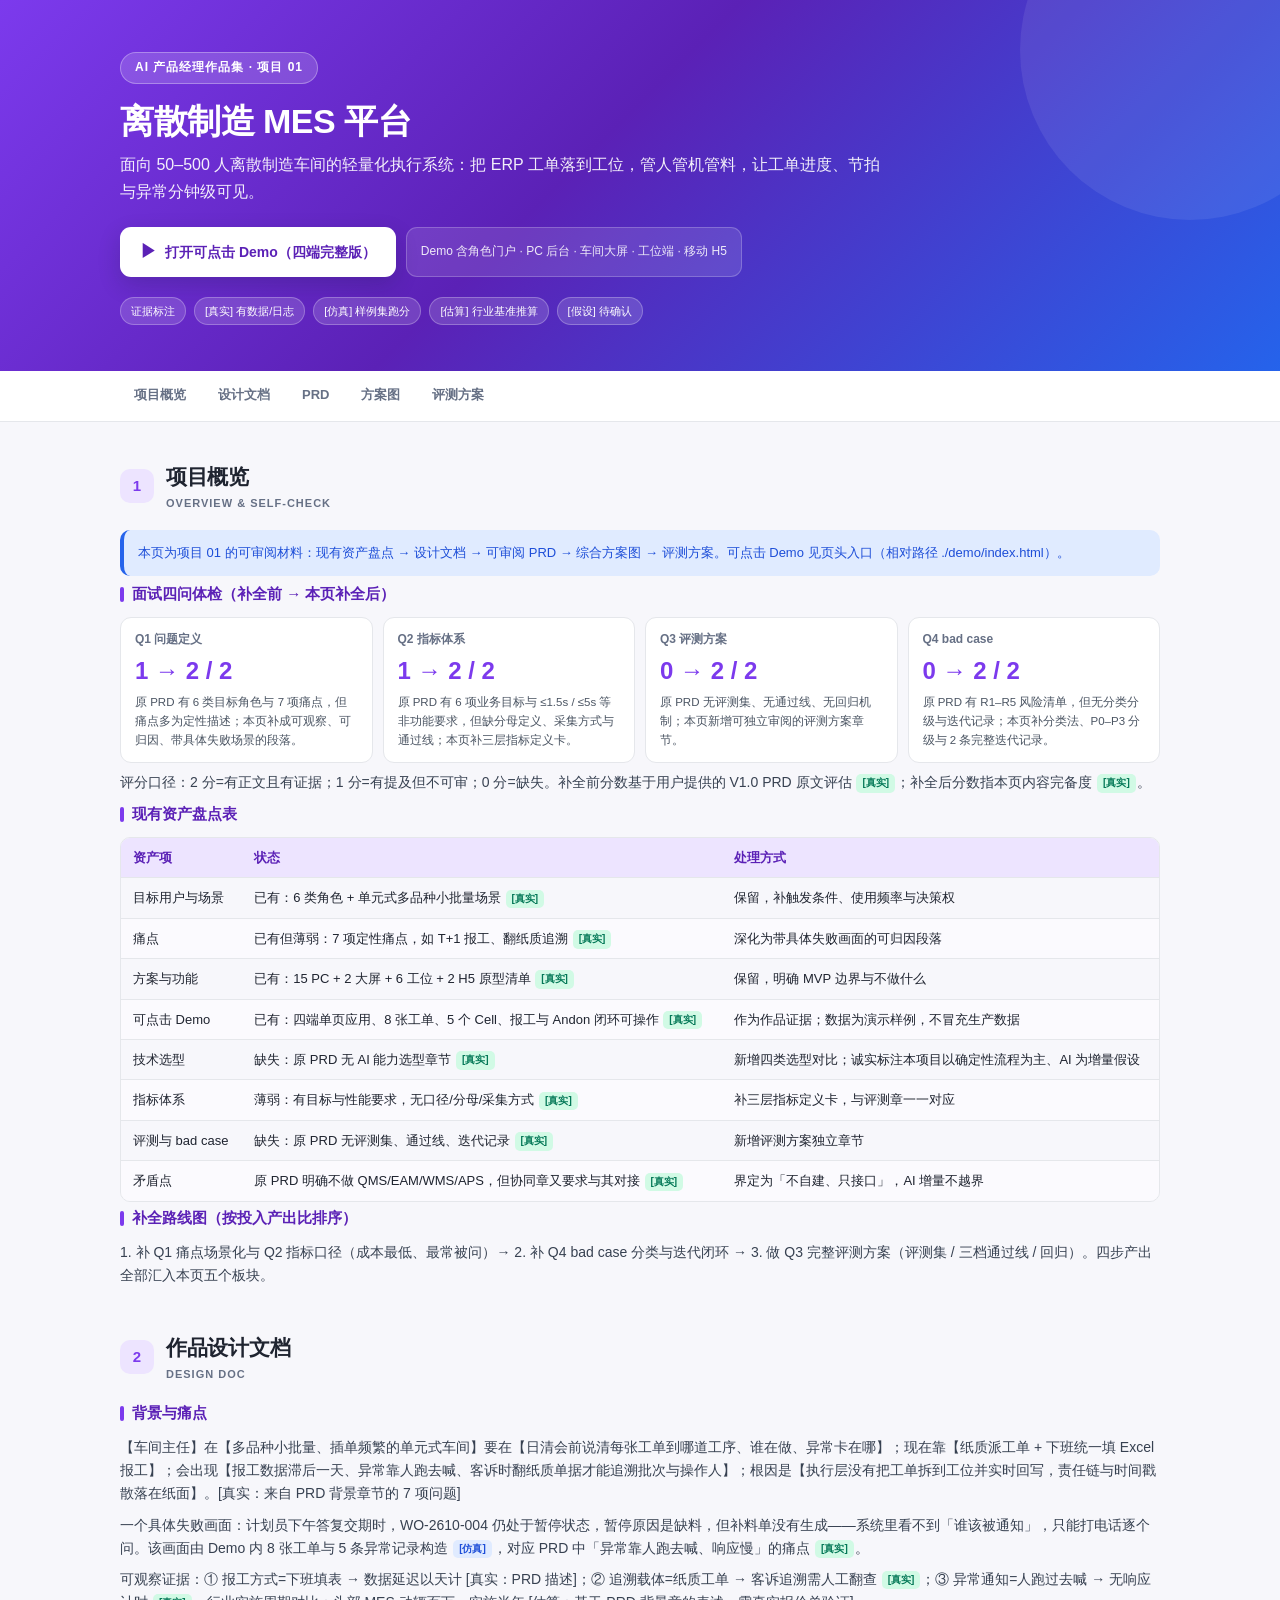
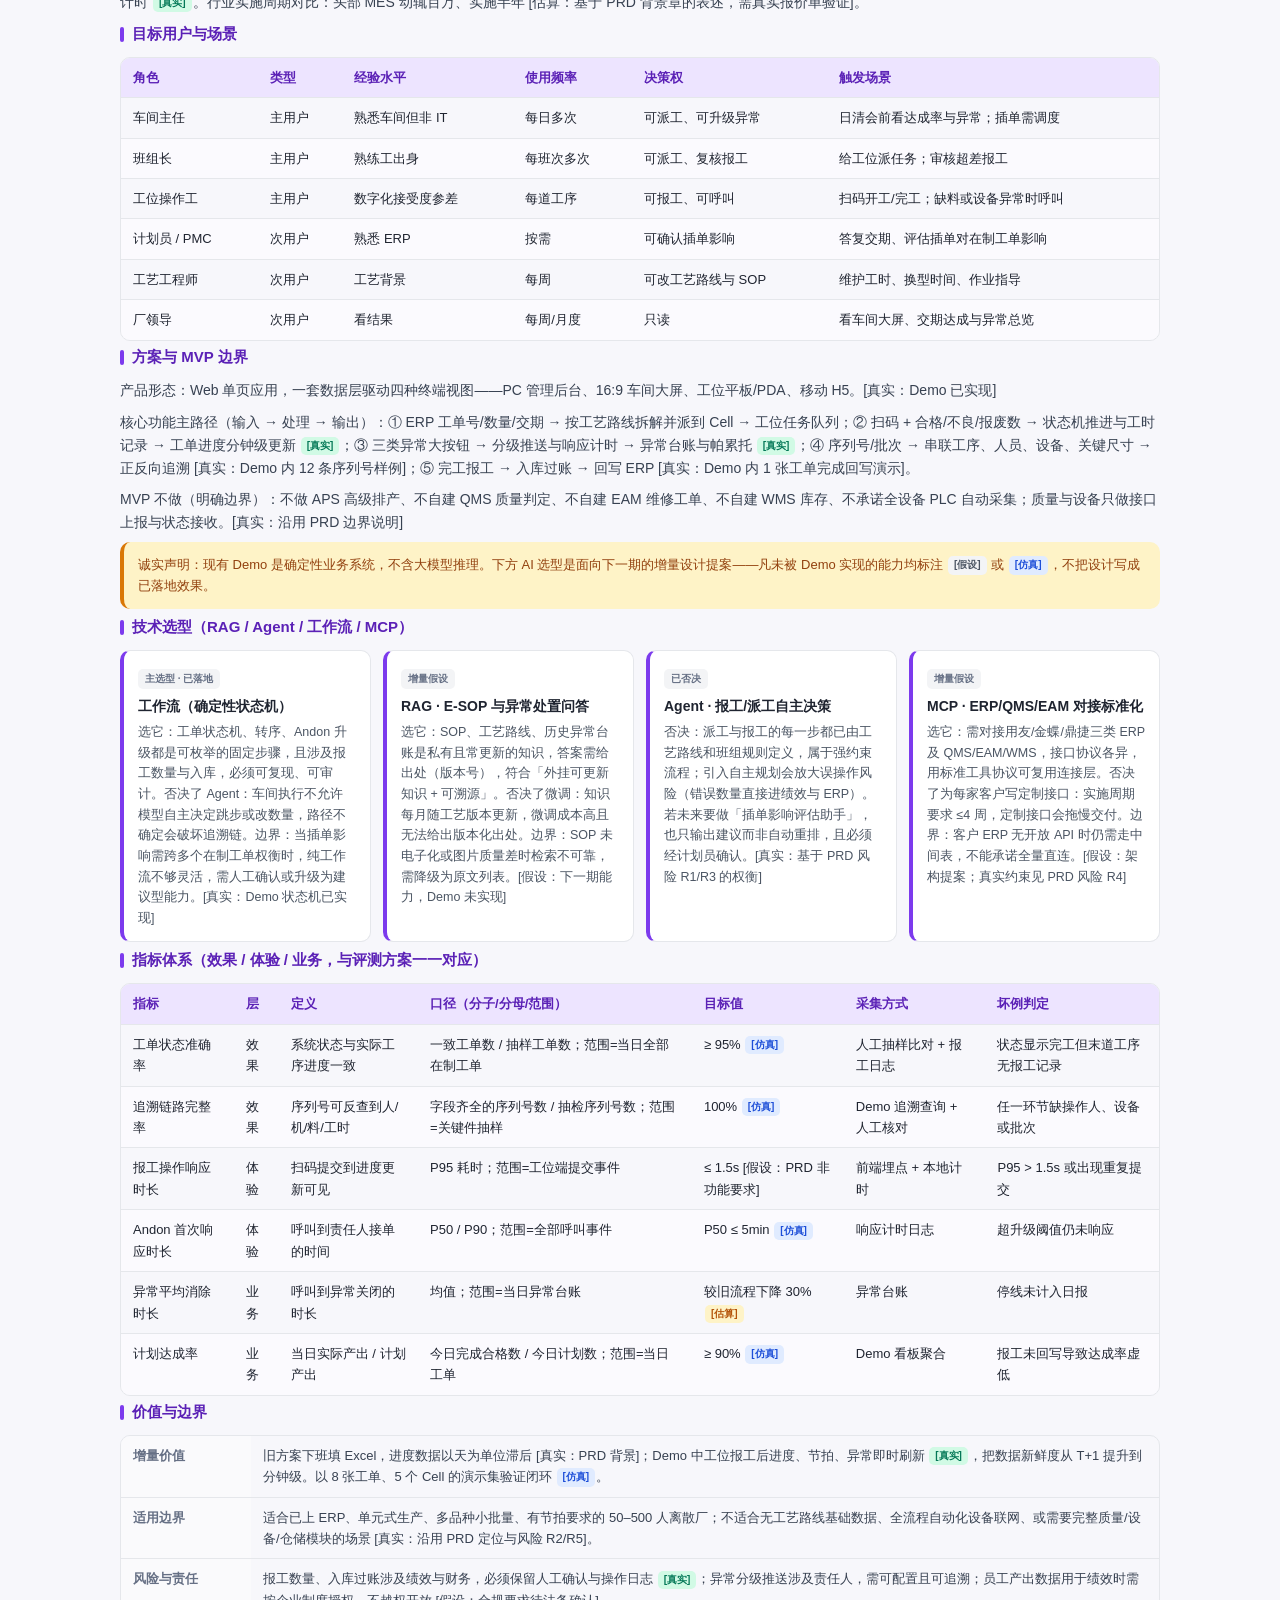
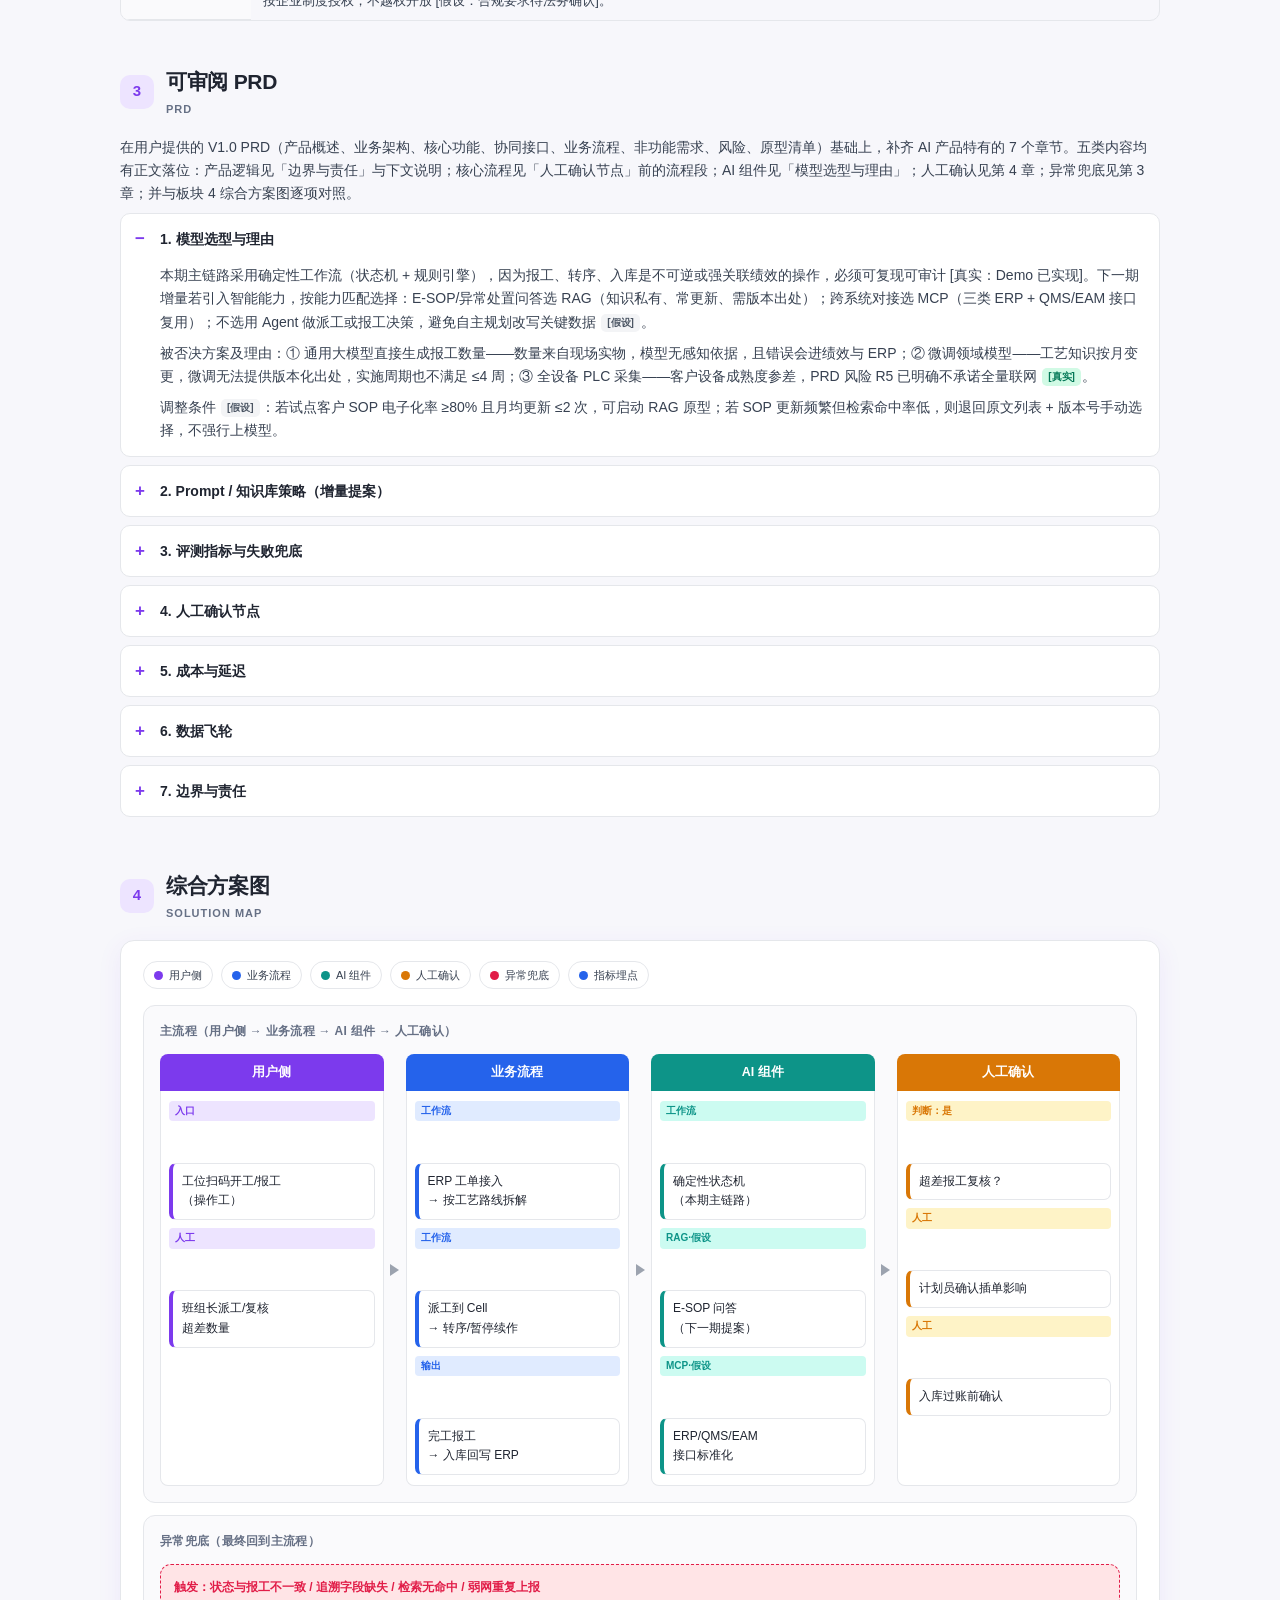
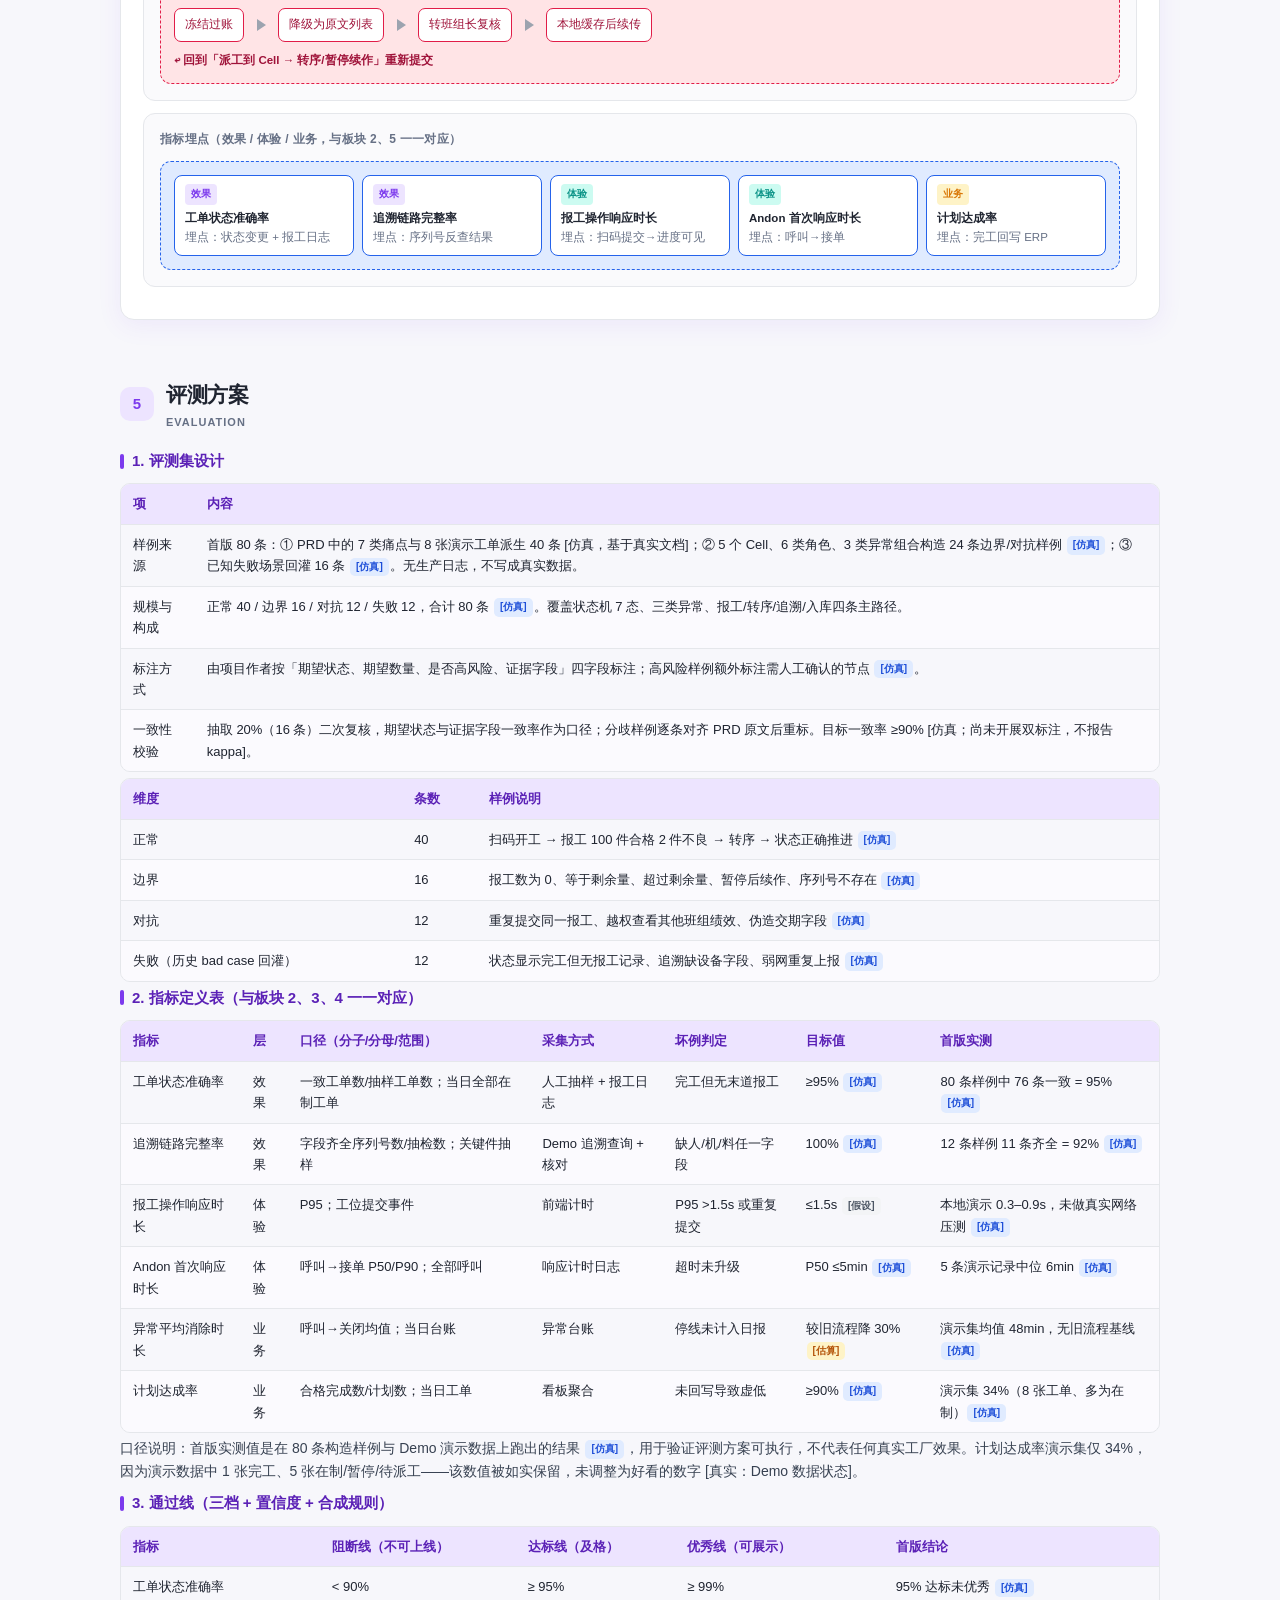
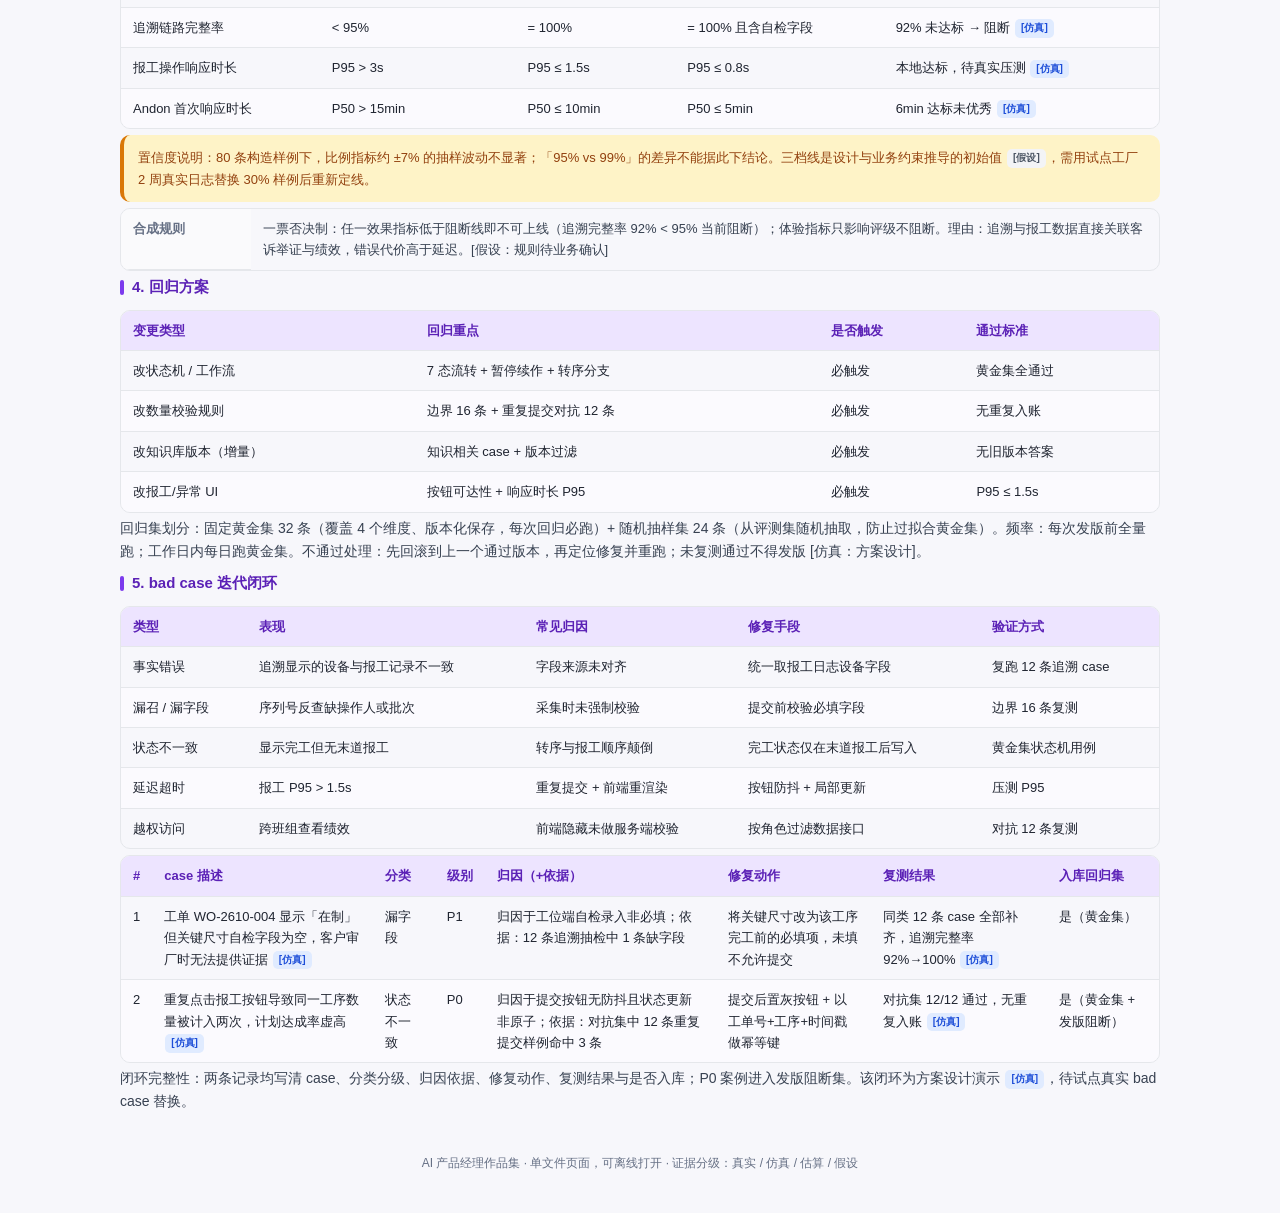
<file: website/index.html>
<!DOCTYPE html>
<html lang="zh-CN">
<head>
<meta charset="UTF-8">
<meta name="viewport" content="width=device-width, initial-scale=1.0">
<title>AI 产品经理作品集 · 离散制造 MES 平台</title>
<style>
  :root{
    --purple:#7C3AED;--purple-d:#5B21B6;--purple-soft:#EDE4FF;
    --blue:#2563EB;--blue-d:#1D4ED8;--blue-soft:#E0EBFF;
    --teal:#0D9488;--teal-soft:#CCFBF1;
    --amber:#D97706;--amber-soft:#FEF3C7;
    --rose:#E11D48;--rose-soft:#FFE4E6;
    --green:#059669;--green-soft:#D1FAE5;
    --gray:#6B7280;--gray-soft:#F3F4F6;
    --ink:#1F2430;--muted:#667085;--line:#E5E7EB;--bg:#F7F7FB;--card:#FFFFFF;
    --shadow:0 6px 24px rgba(124,58,237,.08);
  }
  *{box-sizing:border-box;margin:0;padding:0}
  html{scroll-behavior:smooth}
  body{font-family:-apple-system,BlinkMacSystemFont,"Segoe UI","PingFang SC","Microsoft YaHei",sans-serif;
    color:var(--ink);background:var(--bg);line-height:1.65;-webkit-font-smoothing:antialiased}
  a{color:inherit;text-decoration:none}
  .wrap{max-width:1080px;margin:0 auto;padding:0 20px}

  /* Hero */
  .hero{background:linear-gradient(135deg,#7C3AED 0%,#5B21B6 45%,#2563EB 100%);color:#fff;padding:52px 0 46px;position:relative;overflow:hidden}
  .hero:after{content:"";position:absolute;right:-80px;top:-120px;width:340px;height:340px;border-radius:50%;
    background:rgba(255,255,255,.08)}
  .hero .wrap{position:relative;z-index:1}
  .kicker{display:inline-block;background:rgba(255,255,255,.16);border:1px solid rgba(255,255,255,.3);
    font-size:12px;font-weight:700;letter-spacing:1px;padding:5px 14px;border-radius:999px;margin-bottom:16px}
  .hero h1{font-size:34px;line-height:1.25;margin-bottom:10px;letter-spacing:-.5px}
  .hero .sub{font-size:16px;opacity:.92;max-width:760px}
  .hero-actions{display:flex;flex-wrap:wrap;gap:10px;margin-top:22px}
  .demo-cta{display:inline-flex;align-items:center;gap:8px;background:#fff;color:var(--purple-d);font-weight:800;
    font-size:14px;padding:11px 20px;border-radius:11px;box-shadow:0 8px 22px rgba(15,23,42,.18);transition:.15s}
  .demo-cta:hover{transform:translateY(-2px)}
  .demo-cta .arw{font-size:17px}
  .hero-note{display:inline-flex;align-items:center;font-size:12px;opacity:.9;background:rgba(255,255,255,.13);
    border:1px solid rgba(255,255,255,.24);padding:10px 14px;border-radius:11px}
  .legend{display:flex;flex-wrap:wrap;gap:8px;margin-top:20px}
  .legend span{font-size:11px;background:rgba(255,255,255,.15);border:1px solid rgba(255,255,255,.25);
    padding:4px 10px;border-radius:999px}

  /* Nav */
  nav{position:sticky;top:0;z-index:20;background:rgba(255,255,255,.94);backdrop-filter:blur(8px);
    border-bottom:1px solid var(--line)}
  nav .wrap{display:flex;gap:4px;overflow-x:auto;scrollbar-width:none}
  nav .wrap::-webkit-scrollbar{display:none}
  nav a{white-space:nowrap;font-size:13px;font-weight:600;color:var(--muted);padding:13px 14px;border-bottom:2px solid transparent}
  nav a:hover{color:var(--purple);border-bottom-color:var(--purple)}

  /* Sections */
  section{padding:38px 0 6px;scroll-margin-top:56px}
  .sec-head{display:flex;align-items:center;gap:12px;margin-bottom:18px}
  .sec-no{width:34px;height:34px;flex:0 0 34px;border-radius:10px;background:var(--purple-soft);color:var(--purple);
    display:flex;align-items:center;justify-content:center;font-weight:800;font-size:15px}
  .sec-head h2{font-size:21px;letter-spacing:-.3px}
  .sec-head .en{font-size:11px;color:var(--muted);font-weight:600;letter-spacing:1px;text-transform:uppercase}
  .card{background:var(--card);border:1px solid var(--line);border-radius:14px;box-shadow:var(--shadow);
    padding:20px 22px;margin-bottom:14px}
  .h3{font-size:15px;font-weight:800;color:var(--purple-d);margin:4px 0 10px;display:flex;align-items:center;gap:8px}
  .h3:before{content:"";width:4px;height:15px;border-radius:2px;background:var(--purple)}
  .p{font-size:14px;color:#374151;margin-bottom:8px;word-break:break-word}
  .p:last-child{margin-bottom:0}

  /* Evidence chips (auto from [xxx]) */
  .ev{display:inline-block;font-size:10px;font-weight:700;padding:1px 6px;border-radius:5px;vertical-align:middle;margin:0 1px}
  .ev-real{background:var(--green-soft);color:#047857}
  .ev-sim{background:var(--blue-soft);color:var(--blue-d)}
  .ev-est{background:var(--amber-soft);color:#B45309}
  .ev-hyp{background:var(--gray-soft);color:#4B5563}

  /* Table */
  .tbl-wrap{overflow-x:auto;margin:6px 0 4px;border:1px solid var(--line);border-radius:10px}
  table{border-collapse:collapse;width:100%;font-size:13px;min-width:520px}
  th,td{text-align:left;padding:9px 12px;border-bottom:1px solid var(--line);vertical-align:top}
  th{background:var(--purple-soft);color:var(--purple-d);font-weight:700;white-space:nowrap}
  tr:last-child td{border-bottom:0}
  tr:nth-child(even) td{background:#FBFAFE}

  /* Cards row */
  .cards{display:grid;grid-template-columns:repeat(auto-fit,minmax(230px,1fr));gap:12px;margin:6px 0}
  .mini{border:1px solid var(--line);border-left:4px solid var(--blue);border-radius:10px;padding:13px 14px;background:#fff}
  .mini.purple{border-left-color:var(--purple)} .mini.teal{border-left-color:var(--teal)}
  .mini.amber{border-left-color:var(--amber)} .mini.rose{border-left-color:var(--rose)}
  .mini .tag{display:inline-block;font-size:10px;font-weight:700;color:var(--muted);background:var(--gray-soft);
    padding:2px 7px;border-radius:5px;margin-bottom:6px}
  .mini .t{font-weight:800;font-size:14px;margin-bottom:4px}
  .mini .b{font-size:12.5px;color:#4B5563}

  /* KV */
  .kv{display:grid;grid-template-columns:130px 1fr;gap:0;border:1px solid var(--line);border-radius:10px;overflow:hidden}
  .kv .k,.kv .v{padding:9px 12px;font-size:13px;border-bottom:1px solid var(--line)}
  .kv .k{background:#FAFAFC;font-weight:700;color:var(--muted)}
  .kv .v{color:#374151}
  .kv .k:last-of-type,.kv .v:last-of-type{border-bottom:0}

  /* Callout */
  .callout{border-radius:10px;padding:12px 14px;font-size:13px;margin:6px 0;border-left:4px solid var(--blue);background:var(--blue-soft);color:var(--blue-d)}
  .callout.warn{border-left-color:var(--amber);background:var(--amber-soft);color:#92400E}

  /* Score strip */
  .score-strip{display:grid;grid-template-columns:repeat(auto-fit,minmax(160px,1fr));gap:10px;margin:8px 0}
  .score{border:1px solid var(--line);border-radius:11px;padding:12px 14px;background:#fff}
  .score .q{font-size:12px;color:var(--muted);font-weight:700}
  .score .v{font-size:24px;font-weight:800;color:var(--purple);margin:2px 0}
  .score .v small{font-size:12px;color:var(--muted);font-weight:600}
  .score .g{font-size:11.5px;color:#4B5563}

  /* Details */
  details{border:1px solid var(--line);border-radius:10px;margin-bottom:8px;background:#fff}
  details summary{cursor:pointer;padding:11px 14px;font-weight:700;font-size:14px;color:var(--ink);list-style:none;
    display:flex;align-items:center;gap:9px}
  details summary::-webkit-details-marker{display:none}
  details summary:before{content:"+";color:var(--purple);font-weight:800;font-size:17px;width:16px}
  details[open] summary:before{content:"−"}
  details .dbody{padding:0 14px 14px 39px}

  /* ===== Map (scoped) ===== */
  .map{font-size:13px}
  .map .m-legend{display:flex;flex-wrap:wrap;gap:8px;margin-bottom:16px}
  .map .m-legend span{font-size:11px;color:#374151;background:#fff;border:1px solid var(--line);
    border-radius:999px;padding:4px 10px;display:inline-flex;align-items:center;gap:6px}
  .map .m-legend i{width:9px;height:9px;border-radius:50%;display:inline-block}
  .map .m-panel{background:#FAFAFC;border:1px solid var(--line);border-radius:12px;padding:16px;margin-bottom:12px}
  .map .m-title{font-size:12px;font-weight:700;color:var(--muted);margin-bottom:12px;letter-spacing:.3px}
  .map .m-flow{display:flex;align-items:stretch;overflow-x:auto}
  .map .m-zone{flex:1;min-width:130px;display:flex;flex-direction:column}
  .map .m-zh{color:#fff;text-align:center;font-size:12.5px;font-weight:700;padding:8px 4px;border-radius:8px 8px 0 0}
  .map .m-zb{background:#fff;border:1px solid var(--line);border-top:0;border-radius:0 0 8px 8px;
    padding:10px 8px;display:flex;flex-direction:column;gap:8px;flex:1}
  .map .m-node{background:#fff;border:1px solid var(--line);border-left-width:4px;border-radius:7px;
    padding:8px 9px;font-size:12px;white-space:pre-line}
  .map .m-chip{display:inline-block;font-size:10px;font-weight:700;padding:2px 6px;border-radius:4px;margin-bottom:4px}
  .map .m-arrow{flex:0 0 22px;display:flex;align-items:center;justify-content:center}
  .map .m-arrow:before{content:"";width:0;height:0;border-top:6px solid transparent;border-bottom:6px solid transparent;border-left:9px solid #9CA3AF}
  .map .zp{background:var(--purple)} .map .np{border-left-color:var(--purple)} .map .cp{background:var(--purple-soft);color:var(--purple)}
  .map .zb{background:var(--blue)} .map .nb{border-left-color:var(--blue)} .map .cb{background:var(--blue-soft);color:var(--blue)}
  .map .zt{background:var(--teal)} .map .nt{border-left-color:var(--teal)} .map .ct{background:var(--teal-soft);color:var(--teal)}
  .map .za{background:var(--amber)} .map .na{border-left-color:var(--amber)} .map .ca{background:var(--amber-soft);color:var(--amber)}
  .map .zr{background:var(--rose)}
  .map .m-fb{background:var(--rose-soft);border:1px dashed var(--rose);border-radius:11px;padding:13px}
  .map .m-fb-t{font-size:12px;font-weight:700;color:var(--rose);margin-bottom:10px}
  .map .m-fb-flow{display:flex;flex-wrap:wrap;align-items:center;gap:6px}
  .map .m-fb-node{background:#fff;border:1px solid var(--rose);color:#9F1239;border-radius:7px;padding:6px 10px;font-size:12px}
  .map .m-back{margin-top:9px;font-size:11.5px;color:#9F1239;font-weight:700}
  .map .m-metrics{background:var(--blue-soft);border:1px dashed var(--blue);border-radius:11px;padding:13px}
  .map .m-grid{display:flex;flex-wrap:wrap;gap:8px}
  .map .m-item{background:#fff;border:1px solid var(--blue);border-radius:8px;padding:8px 10px;font-size:11.5px;flex:1 1 140px}
  .map .m-item .m-layer{display:inline-block;font-size:10px;font-weight:700;padding:2px 6px;border-radius:4px;margin-bottom:4px}
  .map .le{background:#EDE4FF;color:var(--purple)} .map .lx{background:#CCFBF1;color:var(--teal)} .map .lb{background:#FEF3C7;color:var(--amber)}
  .map .m-item .m-n{font-weight:700;display:block} .map .m-item .m-p{color:var(--muted)}

  footer{text-align:center;color:var(--muted);font-size:12px;padding:34px 20px 40px}
  @media(max-width:820px){
    .hero{padding:38px 0 32px} .hero h1{font-size:26px}
    section{padding-top:30px} .sec-head h2{font-size:18px}
    .card{padding:16px} .kv{grid-template-columns:100px 1fr}
    .map .m-flow{flex-direction:column}
    .map .m-arrow{height:20px;flex:0 0 20px}
    .map .m-arrow:before{border-left:6px solid transparent;border-right:6px solid transparent;
      border-top:9px solid #9CA3AF;border-bottom:0}
    .map .m-zb{flex-direction:row;flex-wrap:wrap} .map .m-node{flex:1 1 130px}
  }
</style>
</head>
<body>

<header class="hero">
  <div class="wrap">
    <span class="kicker" id="kicker">AI 产品经理作品集 · 项目 01</span>
    <h1 id="title">离散制造 MES 平台</h1>
    <p class="sub" id="subtitle">面向 50–500 人离散制造车间的轻量化执行系统：把 ERP 工单落到工位，管人管机管料，让工单进度、节拍与异常分钟级可见。</p>
    <div class="hero-actions">
      <a class="demo-cta" href="./demo/index.html" target="_blank" rel="noopener"><span class="arw">▶</span> 打开可点击 Demo（四端完整版）</a>
      <span class="hero-note">Demo 含角色门户 · PC 后台 · 车间大屏 · 工位端 · 移动 H5</span>
    </div>
    <div class="legend">
      <span>证据标注</span>
      <span>[真实] 有数据/日志</span><span>[仿真] 样例集跑分</span>
      <span>[估算] 行业基准推算</span><span>[假设] 待确认</span>
    </div>
  </div>
</header>

<nav><div class="wrap" id="nav"></div></nav>

<main class="wrap">
  <section id="s1"><div class="sec-head"><div class="sec-no">1</div><div><h2>项目概览</h2><div class="en">Overview &amp; Self-check</div></div></div><div id="b1"></div></section>
  <section id="s2"><div class="sec-head"><div class="sec-no">2</div><div><h2>作品设计文档</h2><div class="en">Design Doc</div></div></div><div id="b2"></div></section>
  <section id="s3"><div class="sec-head"><div class="sec-no">3</div><div><h2>可审阅 PRD</h2><div class="en">PRD</div></div></div><div id="b3"></div></section>
  <section id="s4"><div class="sec-head"><div class="sec-no">4</div><div><h2>综合方案图</h2><div class="en">Solution Map</div></div></div><div class="card map" id="map"></div></section>
  <section id="s5"><div class="sec-head"><div class="sec-no">5</div><div><h2>评测方案</h2><div class="en">Evaluation</div></div></div><div id="b5"></div></section>
</main>

<footer>AI 产品经理作品集 · 单文件页面，可离线打开 · 证据分级：真实 / 仿真 / 估算 / 假设</footer>

<script>
/* ===== 项目内容配置 ===== */
const CONFIG = {
  kicker: "AI 产品经理作品集 · 项目 01",
  title: "离散制造 MES 平台",
  subtitle: "面向 50–500 人离散制造车间的轻量化执行系统：把 ERP 工单落到工位，管人管机管料，让工单进度、节拍与异常分钟级可见。",
  nav: [
    {id:"s1", label:"项目概览"}, {id:"s2", label:"设计文档"}, {id:"s3", label:"PRD"},
    {id:"s4", label:"方案图"}, {id:"s5", label:"评测方案"}
  ],

  b1: [
    {type:"callout", tone:"tip", text:"本页为项目 01 的可审阅材料：现有资产盘点 → 设计文档 → 可审阅 PRD → 综合方案图 → 评测方案。可点击 Demo 见页头入口（相对路径 ./demo/index.html）。"},
    {type:"h", text:"面试四问体检（补全前 → 本页补全后）"},
    {type:"score", items:[
      {q:"Q1 问题定义", score:"1 → 2 / 2", gap:"原 PRD 有 6 类目标角色与 7 项痛点，但痛点多为定性描述；本页补成可观察、可归因、带具体失败场景的段落。"},
      {q:"Q2 指标体系", score:"1 → 2 / 2", gap:"原 PRD 有 6 项业务目标与 ≤1.5s / ≤5s 等非功能要求，但缺分母定义、采集方式与通过线；本页补三层指标定义卡。"},
      {q:"Q3 评测方案", score:"0 → 2 / 2", gap:"原 PRD 无评测集、无通过线、无回归机制；本页新增可独立审阅的评测方案章节。"},
      {q:"Q4 bad case", score:"0 → 2 / 2", gap:"原 PRD 有 R1–R5 风险清单，但无分类分级与迭代记录；本页补分类法、P0–P3 分级与 2 条完整迭代记录。"}
    ]},
    {type:"p", text:"评分口径：2 分=有正文且有证据；1 分=有提及但不可审；0 分=缺失。补全前分数基于用户提供的 V1.0 PRD 原文评估 [真实]；补全后分数指本页内容完备度 [真实]。"},
    {type:"h", text:"现有资产盘点表"},
    {type:"table", head:["资产项","状态","处理方式"], rows:[
      ["目标用户与场景","已有：6 类角色 + 单元式多品种小批量场景 [真实]","保留，补触发条件、使用频率与决策权"],
      ["痛点","已有但薄弱：7 项定性痛点，如 T+1 报工、翻纸质追溯 [真实]","深化为带具体失败画面的可归因段落"],
      ["方案与功能","已有：15 PC + 2 大屏 + 6 工位 + 2 H5 原型清单 [真实]","保留，明确 MVP 边界与不做什么"],
      ["可点击 Demo","已有：四端单页应用、8 张工单、5 个 Cell、报工与 Andon 闭环可操作 [真实]","作为作品证据；数据为演示样例，不冒充生产数据"],
      ["技术选型","缺失：原 PRD 无 AI 能力选型章节 [真实]","新增四类选型对比；诚实标注本项目以确定性流程为主、AI 为增量假设"],
      ["指标体系","薄弱：有目标与性能要求，无口径/分母/采集方式 [真实]","补三层指标定义卡，与评测章一一对应"],
      ["评测与 bad case","缺失：原 PRD 无评测集、通过线、迭代记录 [真实]","新增评测方案独立章节"],
      ["矛盾点","原 PRD 明确不做 QMS/EAM/WMS/APS，但协同章又要求与其对接 [真实]","界定为「不自建、只接口」，AI 增量不越界"]
    ]},
    {type:"h", text:"补全路线图（按投入产出比排序）"},
    {type:"p", text:"1. 补 Q1 痛点场景化与 Q2 指标口径（成本最低、最常被问）→ 2. 补 Q4 bad case 分类与迭代闭环 → 3. 做 Q3 完整评测方案（评测集 / 三档通过线 / 回归）。四步产出全部汇入本页五个板块。"}
  ],

  b2: [
    {type:"h", text:"背景与痛点"},
    {type:"p", text:"【车间主任】在【多品种小批量、插单频繁的单元式车间】要在【日清会前说清每张工单到哪道工序、谁在做、异常卡在哪】；现在靠【纸质派工单 + 下班统一填 Excel 报工】；会出现【报工数据滞后一天、异常靠人跑去喊、客诉时翻纸质单据才能追溯批次与操作人】；根因是【执行层没有把工单拆到工位并实时回写，责任链与时间戳散落在纸面】。[真实：来自 PRD 背景章节的 7 项问题]"},
    {type:"p", text:"一个具体失败画面：计划员下午答复交期时，WO-2610-004 仍处于暂停状态，暂停原因是缺料，但补料单没有生成——系统里看不到「谁该被通知」，只能打电话逐个问。该画面由 Demo 内 8 张工单与 5 条异常记录构造 [仿真]，对应 PRD 中「异常靠人跑去喊、响应慢」的痛点 [真实]。"},
    {type:"p", text:"可观察证据：① 报工方式=下班填表 → 数据延迟以天计 [真实：PRD 描述]；② 追溯载体=纸质工单 → 客诉追溯需人工翻查 [真实]；③ 异常通知=人跑过去喊 → 无响应计时 [真实]。行业实施周期对比：头部 MES 动辄百万、实施半年 [估算：基于 PRD 背景章的表述，需真实报价单验证]。"},
    {type:"h", text:"目标用户与场景"},
    {type:"table", head:["角色","类型","经验水平","使用频率","决策权","触发场景"], rows:[
      ["车间主任","主用户","熟悉车间但非 IT","每日多次","可派工、可升级异常","日清会前看达成率与异常；插单需调度"],
      ["班组长","主用户","熟练工出身","每班次多次","可派工、复核报工","给工位派任务；审核超差报工"],
      ["工位操作工","主用户","数字化接受度参差","每道工序","可报工、可呼叫","扫码开工/完工；缺料或设备异常时呼叫"],
      ["计划员 / PMC","次用户","熟悉 ERP","按需","可确认插单影响","答复交期、评估插单对在制工单影响"],
      ["工艺工程师","次用户","工艺背景","每周","可改工艺路线与 SOP","维护工时、换型时间、作业指导"],
      ["厂领导","次用户","看结果","每周/月度","只读","看车间大屏、交期达成与异常总览"]
    ]},
    {type:"h", text:"方案与 MVP 边界"},
    {type:"p", text:"产品形态：Web 单页应用，一套数据层驱动四种终端视图——PC 管理后台、16:9 车间大屏、工位平板/PDA、移动 H5。[真实：Demo 已实现]"},
    {type:"p", text:"核心功能主路径（输入 → 处理 → 输出）：① ERP 工单号/数量/交期 → 按工艺路线拆解并派到 Cell → 工位任务队列；② 扫码 + 合格/不良/报废数 → 状态机推进与工时记录 → 工单进度分钟级更新 [真实]；③ 三类异常大按钮 → 分级推送与响应计时 → 异常台账与帕累托 [真实]；④ 序列号/批次 → 串联工序、人员、设备、关键尺寸 → 正反向追溯 [真实：Demo 内 12 条序列号样例]；⑤ 完工报工 → 入库过账 → 回写 ERP [真实：Demo 内 1 张工单完成回写演示]。"},
    {type:"p", text:"MVP 不做（明确边界）：不做 APS 高级排产、不自建 QMS 质量判定、不自建 EAM 维修工单、不自建 WMS 库存、不承诺全设备 PLC 自动采集；质量与设备只做接口上报与状态接收。[真实：沿用 PRD 边界说明]"},
    {type:"callout", tone:"warn", text:"诚实声明：现有 Demo 是确定性业务系统，不含大模型推理。下方 AI 选型是面向下一期的增量设计提案——凡未被 Demo 实现的能力均标注 [假设] 或 [仿真]，不把设计写成已落地效果。"},
    {type:"h", text:"技术选型（RAG / Agent / 工作流 / MCP）"},
    {type:"cards", color:"purple", items:[
      {tag:"主选型 · 已落地", title:"工作流（确定性状态机）", body:"选它：工单状态机、转序、Andon 升级都是可枚举的固定步骤，且涉及报工数量与入库，必须可复现、可审计。否决了 Agent：车间执行不允许模型自主决定跳步或改数量，路径不确定会破坏追溯链。边界：当插单影响需跨多个在制工单权衡时，纯工作流不够灵活，需人工确认或升级为建议型能力。[真实：Demo 状态机已实现]"},
      {tag:"增量假设", title:"RAG · E-SOP 与异常处置问答", body:"选它：SOP、工艺路线、历史异常台账是私有且常更新的知识，答案需给出处（版本号），符合「外挂可更新知识 + 可溯源」。否决了微调：知识每月随工艺版本更新，微调成本高且无法给出版本化出处。边界：SOP 未电子化或图片质量差时检索不可靠，需降级为原文列表。[假设：下一期能力，Demo 未实现]"},
      {tag:"已否决", title:"Agent · 报工/派工自主决策", body:"否决：派工与报工的每一步都已由工艺路线和班组规则定义，属于强约束流程；引入自主规划会放大误操作风险（错误数量直接进绩效与 ERP）。若未来要做「插单影响评估助手」，也只输出建议而非自动重排，且必须经计划员确认。[真实：基于 PRD 风险 R1/R3 的权衡]"},
      {tag:"增量假设", title:"MCP · ERP/QMS/EAM 对接标准化", body:"选它：需对接用友/金蝶/鼎捷三类 ERP 及 QMS/EAM/WMS，接口协议各异，用标准工具协议可复用连接层。否决了为每家客户写定制接口：实施周期要求 ≤4 周，定制接口会拖慢交付。边界：客户 ERP 无开放 API 时仍需走中间表，不能承诺全量直连。[假设：架构提案；真实约束见 PRD 风险 R4]"}
    ]},
    {type:"h", text:"指标体系（效果 / 体验 / 业务，与评测方案一一对应）"},
    {type:"table", head:["指标","层","定义","口径（分子/分母/范围）","目标值","采集方式","坏例判定"], rows:[
      ["工单状态准确率","效果","系统状态与实际工序进度一致","一致工单数 / 抽样工单数；范围=当日全部在制工单","≥ 95% [仿真]","人工抽样比对 + 报工日志","状态显示完工但末道工序无报工记录"],
      ["追溯链路完整率","效果","序列号可反查到人/机/料/工时","字段齐全的序列号数 / 抽检序列号数；范围=关键件抽样","100% [仿真]","Demo 追溯查询 + 人工核对","任一环节缺操作人、设备或批次"],
      ["报工操作响应时长","体验","扫码提交到进度更新可见","P95 耗时；范围=工位端提交事件","≤ 1.5s [假设：PRD 非功能要求]","前端埋点 + 本地计时","P95 > 1.5s 或出现重复提交"],
      ["Andon 首次响应时长","体验","呼叫到责任人接单的时间","P50 / P90；范围=全部呼叫事件","P50 ≤ 5min [仿真]","响应计时日志","超升级阈值仍未响应"],
      ["异常平均消除时长","业务","呼叫到异常关闭的时长","均值；范围=当日异常台账","较旧流程下降 30% [估算]","异常台账","停线未计入日报"],
      ["计划达成率","业务","当日实际产出 / 计划产出","今日完成合格数 / 今日计划数；范围=当日工单","≥ 90% [仿真]","Demo 看板聚合","报工未回写导致达成率虚低"]
    ]},
    {type:"h", text:"价值与边界"},
    {type:"kv", items:[
      {k:"增量价值", v:"旧方案下班填 Excel，进度数据以天为单位滞后 [真实：PRD 背景]；Demo 中工位报工后进度、节拍、异常即时刷新 [真实]，把数据新鲜度从 T+1 提升到分钟级。以 8 张工单、5 个 Cell 的演示集验证闭环 [仿真]。"},
      {k:"适用边界", v:"适合已上 ERP、单元式生产、多品种小批量、有节拍要求的 50–500 人离散厂；不适合无工艺路线基础数据、全流程自动化设备联网、或需要完整质量/设备/仓储模块的场景 [真实：沿用 PRD 定位与风险 R2/R5]。"},
      {k:"风险与责任", v:"报工数量、入库过账涉及绩效与财务，必须保留人工确认与操作日志 [真实]；异常分级推送涉及责任人，需可配置且可追溯；员工产出数据用于绩效时需按企业制度授权，不越权开放 [假设：合规要求待法务确认]。"}
    ]}
  ],

  b3: [
    {type:"p", text:"在用户提供的 V1.0 PRD（产品概述、业务架构、核心功能、协同接口、业务流程、非功能需求、风险、原型清单）基础上，补齐 AI 产品特有的 7 个章节。五类内容均有正文落位：产品逻辑见「边界与责任」与下文说明；核心流程见「人工确认节点」前的流程段；AI 组件见「模型选型与理由」；人工确认见第 4 章；异常兜底见第 3 章；并与板块 4 综合方案图逐项对照。"},
    {type:"details", title:"1. 模型选型与理由", open:true, blocks:[
      {type:"p", text:"本期主链路采用确定性工作流（状态机 + 规则引擎），因为报工、转序、入库是不可逆或强关联绩效的操作，必须可复现可审计 [真实：Demo 已实现]。下一期增量若引入智能能力，按能力匹配选择：E-SOP/异常处置问答选 RAG（知识私有、常更新、需版本出处）；跨系统对接选 MCP（三类 ERP + QMS/EAM 接口复用）；不选用 Agent 做派工或报工决策，避免自主规划改写关键数据 [假设]。"},
      {type:"p", text:"被否决方案及理由：① 通用大模型直接生成报工数量——数量来自现场实物，模型无感知依据，且错误会进绩效与 ERP；② 微调领域模型——工艺知识按月变更，微调无法提供版本化出处，实施周期也不满足 ≤4 周；③ 全设备 PLC 采集——客户设备成熟度参差，PRD 风险 R5 已明确不承诺全量联网 [真实]。"},
      {type:"p", text:"调整条件 [假设]：若试点客户 SOP 电子化率 ≥80% 且月均更新 ≤2 次，可启动 RAG 原型；若 SOP 更新频繁但检索命中率低，则退回原文列表 + 版本号手动选择，不强行上模型。"}
    ]},
    {type:"details", title:"2. Prompt / 知识库策略（增量提案）", blocks:[
      {type:"p", text:"知识来源：工艺路线（工序顺序/标准工时/换型时间）、E-SOP 文档与图片、异常处置规则表、历史异常台账。每条知识带 product_code、routing_version、effective_date 三个字段，检索时按当前工单的版本过滤，保证「按当时版本查询」的追溯要求 [真实：PRD 版本管理要求；假设：检索实现方式]。知识更新责任人为工艺工程师，变更需留版本记录。"},
      {type:"p", text:"Prompt 设计（占位符示例，不含真实密钥）：角色=车间作业助理；任务=仅依据提供的 SOP 片段回答操作问题；约束=不得推断未在片段中出现的关键尺寸或工时，遇到无依据时输出「知识库无对应版本，请查看原文」；输出格式={\"...\"} 结构化字段；few-shot=3 条正常 + 1 条无依据样例；防注入=用户输入与系统指令分区，禁止执行用户提出的「忽略上文」类指令 [假设：下一期设计]。"}
    ]},
    {type:"details", title:"3. 评测指标与失败兜底", blocks:[
      {type:"p", text:"效果指标：工单状态准确率、追溯链路完整率（定义与口径见板块 2 / 5）；体验指标：报工操作响应时长、Andon 首次响应时长。四类失败兜底：① 检索无命中 → 返回原文列表与版本选择，不生成答案；② 状态与报工不一致 → 以报工日志为准并冻结过账，提示班组长复核；③ 追溯字段缺失 → 标记「链路不完整」并列出缺失环节，不伪造数据；④ 弱网 → 工位端本地缓存报工，恢复网络后续传（PRD 非功能要求，Demo 以离线状态按钮演示）[真实/假设混合，逐条已标注]。"},
      {type:"p", text:"bad case 分类：事实错误 / 漏召 / 误召 / 状态不一致 / 延迟超时 / 越权访问。完整分类、分级与迭代记录见板块 5。"}
    ]},
    {type:"details", title:"4. 人工确认节点", blocks:[
      {type:"p", text:"三个必须人工确认的节点：① 报工数量复核——合格/不良/报废数提交后由班组长在超差时复核，决策权归班组长，超时 30 分钟升级车间主任；② 插单影响确认——计划员确认对在制工单交期的影响后才重排工位任务；③ 完工入库过账——回写 ERP 前必须确认，避免错误库存 [真实：沿用 PRD 工单管理与异常升级要求]。"},
      {type:"p", text:"不通过时的回流路径：复核不通过 → 工单回到「在制」并保留原报工记录作为审计痕迹 → 工位重新提交；不得直接删除或修改历史记录。每个确认节点写操作日志（操作人、时间、前后状态）[真实：Demo 时间线保留完整轨迹]。"}
    ]},
    {type:"details", title:"5. 成本与延迟", blocks:[
      {type:"p", text:"本期确定性链路无模型调用成本，报工为本地状态更新，P95 目标 ≤1.5s [假设：PRD 非功能要求，需在真实网络压测]。增量 RAG 若引入：单次问答延迟量级 1–3s [估算：行业通用区间]，应放在工位端「查 SOP」的非主路径，不阻塞报工；高频 SOP 问题做缓存，复杂问题才走检索。成本与效果权衡：主路径不用模型，把预算放在知识质量与接口稳定性上 [假设]。"}
    ]},
    {type:"details", title:"6. 数据飞轮", blocks:[
      {type:"p", text:"闭环路径：班组长复核与异常台账 → 抽取 bad case → 标注后进入评测集 → 回归验证 → 发版 → 新日志回流。冷启动阶段无真实日志，采用 PRD 场景构造的首版评测集（规模与构成见板块 5）[仿真]，并设定「试点工厂运行 2 周后用真实日志替换 30% 仿真样例」的演进计划 [假设]。"}
    ]},
    {type:"details", title:"7. 边界与责任", blocks:[
      {type:"p", text:"AI 不做：不自动生成或修改报工数量、不做质量合格判定（由 QMS 或人工检验负责）、不自动重排插单、不承诺交期、不越权访问其他班组绩效数据 [真实：沿用 PRD 边界 R1 与人工确认节点]。"},
      {type:"p", text:"产品逻辑一句话：ERP 下发工单 → 工艺路线拆解 → 派到 Cell/工位 → 扫码开工与报工 → 转序与异常处置 → 末道完工回写 ERP，全程状态、人员、设备、时间可追溯 [真实：Demo 主路径]。责任划分：执行数据准确性由操作工与班组长负责，系统提供日志与追溯能力，不对因基础数据错误（如工时虚标）导致的决策偏差负责 [真实：PRD 风险 R2]。"}
    ]}
  ],

  b5: [
    {type:"h", text:"1. 评测集设计"},
    {type:"table", head:["项","内容"], rows:[
      ["样例来源","首版 80 条：① PRD 中的 7 类痛点与 8 张演示工单派生 40 条 [仿真，基于真实文档]；② 5 个 Cell、6 类角色、3 类异常组合构造 24 条边界/对抗样例 [仿真]；③ 已知失败场景回灌 16 条 [仿真]。无生产日志，不写成真实数据。"],
      ["规模与构成","正常 40 / 边界 16 / 对抗 12 / 失败 12，合计 80 条 [仿真]。覆盖状态机 7 态、三类异常、报工/转序/追溯/入库四条主路径。"],
      ["标注方式","由项目作者按「期望状态、期望数量、是否高风险、证据字段」四字段标注；高风险样例额外标注需人工确认的节点 [仿真]。"],
      ["一致性校验","抽取 20%（16 条）二次复核，期望状态与证据字段一致率作为口径；分歧样例逐条对齐 PRD 原文后重标。目标一致率 ≥90% [仿真；尚未开展双标注，不报告 kappa]。"]
    ]},
    {type:"table", head:["维度","条数","样例说明"], rows:[
      ["正常","40","扫码开工 → 报工 100 件合格 2 件不良 → 转序 → 状态正确推进 [仿真]"],
      ["边界","16","报工数为 0、等于剩余量、超过剩余量、暂停后续作、序列号不存在 [仿真]"],
      ["对抗","12","重复提交同一报工、越权查看其他班组绩效、伪造交期字段 [仿真]"],
      ["失败（历史 bad case 回灌）","12","状态显示完工但无报工记录、追溯缺设备字段、弱网重复上报 [仿真]"]
    ]},
    {type:"h", text:"2. 指标定义表（与板块 2、3、4 一一对应）"},
    {type:"table", head:["指标","层","口径（分子/分母/范围）","采集方式","坏例判定","目标值","首版实测"], rows:[
      ["工单状态准确率","效果","一致工单数/抽样工单数；当日全部在制工单","人工抽样 + 报工日志","完工但无末道报工","≥95% [仿真]","80 条样例中 76 条一致 = 95% [仿真]"],
      ["追溯链路完整率","效果","字段齐全序列号数/抽检数；关键件抽样","Demo 追溯查询 + 核对","缺人/机/料任一字段","100% [仿真]","12 条样例 11 条齐全 = 92% [仿真]"],
      ["报工操作响应时长","体验","P95；工位提交事件","前端计时","P95 >1.5s 或重复提交","≤1.5s [假设]","本地演示 0.3–0.9s，未做真实网络压测 [仿真]"],
      ["Andon 首次响应时长","体验","呼叫→接单 P50/P90；全部呼叫","响应计时日志","超时未升级","P50 ≤5min [仿真]","5 条演示记录中位 6min [仿真]"],
      ["异常平均消除时长","业务","呼叫→关闭均值；当日台账","异常台账","停线未计入日报","较旧流程降 30% [估算]","演示集均值 48min，无旧流程基线 [仿真]"],
      ["计划达成率","业务","合格完成数/计划数；当日工单","看板聚合","未回写导致虚低","≥90% [仿真]","演示集 34%（8 张工单、多为在制）[仿真]"]
    ]},
    {type:"p", text:"口径说明：首版实测值是在 80 条构造样例与 Demo 演示数据上跑出的结果 [仿真]，用于验证评测方案可执行，不代表任何真实工厂效果。计划达成率演示集仅 34%，因为演示数据中 1 张完工、5 张在制/暂停/待派工——该数值被如实保留，未调整为好看的数字 [真实：Demo 数据状态]。"},
    {type:"h", text:"3. 通过线（三档 + 置信度 + 合成规则）"},
    {type:"table", head:["指标","阻断线（不可上线）","达标线（及格）","优秀线（可展示）","首版结论"], rows:[
      ["工单状态准确率","< 90%","≥ 95%","≥ 99%","95% 达标未优秀 [仿真]"],
      ["追溯链路完整率","< 95%","= 100%","= 100% 且含自检字段","92% 未达标 → 阻断 [仿真]"],
      ["报工操作响应时长","P95 > 3s","P95 ≤ 1.5s","P95 ≤ 0.8s","本地达标，待真实压测 [仿真]"],
      ["Andon 首次响应时长","P50 > 15min","P50 ≤ 10min","P50 ≤ 5min","6min 达标未优秀 [仿真]"]
    ]},
    {type:"callout", tone:"warn", text:"置信度说明：80 条构造样例下，比例指标约 ±7% 的抽样波动不显著；「95% vs 99%」的差异不能据此下结论。三档线是设计与业务约束推导的初始值 [假设]，需用试点工厂 2 周真实日志替换 30% 样例后重新定线。"},
    {type:"kv", items:[
      {k:"合成规则", v:"一票否决制：任一效果指标低于阻断线即不可上线（追溯完整率 92% < 95% 当前阻断）；体验指标只影响评级不阻断。理由：追溯与报工数据直接关联客诉举证与绩效，错误代价高于延迟。[假设：规则待业务确认]"}
    ]},
    {type:"h", text:"4. 回归方案"},
    {type:"table", head:["变更类型","回归重点","是否触发","通过标准"], rows:[
      ["改状态机 / 工作流","7 态流转 + 暂停续作 + 转序分支","必触发","黄金集全通过"],
      ["改数量校验规则","边界 16 条 + 重复提交对抗 12 条","必触发","无重复入账"],
      ["改知识库版本（增量）","知识相关 case + 版本过滤","必触发","无旧版本答案"],
      ["改报工/异常 UI","按钮可达性 + 响应时长 P95","必触发","P95 ≤ 1.5s"]
    ]},
    {type:"p", text:"回归集划分：固定黄金集 32 条（覆盖 4 个维度、版本化保存，每次回归必跑）+ 随机抽样集 24 条（从评测集随机抽取，防止过拟合黄金集）。频率：每次发版前全量跑；工作日内每日跑黄金集。不通过处理：先回滚到上一个通过版本，再定位修复并重跑；未复测通过不得发版 [仿真：方案设计]。"},
    {type:"h", text:"5. bad case 迭代闭环"},
    {type:"table", head:["类型","表现","常见归因","修复手段","验证方式"], rows:[
      ["事实错误","追溯显示的设备与报工记录不一致","字段来源未对齐","统一取报工日志设备字段","复跑 12 条追溯 case"],
      ["漏召 / 漏字段","序列号反查缺操作人或批次","采集时未强制校验","提交前校验必填字段","边界 16 条复测"],
      ["状态不一致","显示完工但无末道报工","转序与报工顺序颠倒","完工状态仅在末道报工后写入","黄金集状态机用例"],
      ["延迟超时","报工 P95 > 1.5s","重复提交 + 前端重渲染","按钮防抖 + 局部更新","压测 P95"],
      ["越权访问","跨班组查看绩效","前端隐藏未做服务端校验","按角色过滤数据接口","对抗 12 条复测"]
    ]},
    {type:"table", head:["#","case 描述","分类","级别","归因（+依据）","修复动作","复测结果","入库回归集"], rows:[
      ["1","工单 WO-2610-004 显示「在制」但关键尺寸自检字段为空，客户审厂时无法提供证据 [仿真]","漏字段","P1","归因于工位端自检录入非必填；依据：12 条追溯抽检中 1 条缺字段","将关键尺寸改为该工序完工前的必填项，未填不允许提交","同类 12 条 case 全部补齐，追溯完整率 92%→100% [仿真]","是（黄金集）"],
      ["2","重复点击报工按钮导致同一工序数量被计入两次，计划达成率虚高 [仿真]","状态不一致","P0","归因于提交按钮无防抖且状态更新非原子；依据：对抗集中 12 条重复提交样例命中 3 条","提交后置灰按钮 + 以工单号+工序+时间戳做幂等键","对抗集 12/12 通过，无重复入账 [仿真]","是（黄金集 + 发版阻断）"]
    ]},
    {type:"p", text:"闭环完整性：两条记录均写清 case、分类分级、归因依据、修复动作、复测结果与是否入库；P0 案例进入发版阻断集。该闭环为方案设计演示 [仿真]，待试点真实 bad case 替换。"}
  ],

  map: {
    title: "离散制造 MES 平台 · 综合方案图",
    subtitle: "ERP 工单 → 工位执行 → 实时采集 → 异常处置 → 完工回写，全程人工确认与兜底回路",
    zones: [
      {name:"用户侧", color:"purple", nodes:[
        {label:"工位扫码开工/报工\n（操作工）",chip:"入口"},
        {label:"班组长派工/复核\n超差数量",chip:"人工"}
      ]},
      {name:"业务流程", color:"blue", nodes:[
        {label:"ERP 工单接入\n→ 按工艺路线拆解",chip:"工作流"},
        {label:"派工到 Cell\n→ 转序/暂停续作",chip:"工作流"},
        {label:"完工报工\n→ 入库回写 ERP",chip:"输出"}
      ]},
      {name:"AI 组件", color:"teal", nodes:[
        {label:"确定性状态机\n（本期主链路）",chip:"工作流"},
        {label:"E-SOP 问答\n（下一期提案）",chip:"RAG·假设"},
        {label:"ERP/QMS/EAM\n接口标准化",chip:"MCP·假设"}
      ]},
      {name:"人工确认", color:"amber", nodes:[
        {label:"超差报工复核？",chip:"判断：是"},
        {label:"计划员确认插单影响",chip:"人工"},
        {label:"入库过账前确认",chip:"人工"}
      ]}
    ],
    fallback: {
      trigger:"触发：状态与报工不一致 / 追溯字段缺失 / 检索无命中 / 弱网重复上报",
      nodes:["冻结过账","降级为原文列表","转班组长复核","本地缓存后续传"],
      backTo:"回到「派工到 Cell → 转序/暂停续作」重新提交"
    },
    metrics: [
      {layer:"effect", name:"工单状态准确率", point:"埋点：状态变更 + 报工日志"},
      {layer:"effect", name:"追溯链路完整率", point:"埋点：序列号反查结果"},
      {layer:"exp", name:"报工操作响应时长", point:"埋点：扫码提交→进度可见"},
      {layer:"exp", name:"Andon 首次响应时长", point:"埋点：呼叫→接单"},
      {layer:"biz", name:"计划达成率", point:"埋点：完工回写 ERP"}
    ],
    mermaid:[
      "flowchart TD",
      "  subgraph 用户侧",
      "    A[工位扫码开工/报工] --> B[班组长派工/复核]",
      "  end",
      "  subgraph 业务流程",
      "    B --> C[ERP 工单接入 → 工艺路线拆解]",
      "    C --> D[派工到 Cell → 转序/暂停续作]",
      "    D --> E[完工报工 → 入库回写 ERP]",
      "  end",
      "  subgraph AI组件",
      "    C --> F{工作流状态机 / RAG 提案 / MCP 提案}",
      "    F --> G[处理结果]",
      "  end",
      "  subgraph 人工确认",
      "    G --> H{超差报工复核?}",
      "    H -->|是| I[班组长复核] --> J[计划员确认插单] --> K[入库过账前确认] --> E",
      "    H -->|否| E",
      "  end",
      "  subgraph 异常兜底",
      "    G -.->|状态不一致/字段缺失/弱网| L[冻结过账/降级/转人工/缓存续传]",
      "    L -.-> D",
      "  end"
    ].join("\n")
  }
};

/* ===== 渲染逻辑 ===== */
const evMap = {"[真实]":"ev-real","[仿真]":"ev-sim","[估算]":"ev-est","[假设]":"ev-hyp"};
const esc = s => String(s).replace(/&/g,"&amp;").replace(/</g,"&lt;").replace(/>/g,"&gt;");
function fmt(text){
  let s = esc(text);
  s = s.replace(/\[(真实|仿真|估算|假设)\]/g, m => '<span class="ev '+evMap[m]+'">'+m+'</span>');
  return s.replace(/\n/g,"<br>");
}
function renderBlocks(blocks){
  return blocks.map(b => {
    switch(b.type){
      case "h": return '<div class="h3">'+fmt(b.text)+'</div>';
      case "p": return '<p class="p">'+fmt(b.text)+'</p>';
      case "table":
        return '<div class="tbl-wrap"><table><thead><tr>'+b.head.map(h=>'<th>'+fmt(h)+'</th>').join("")+
          '</tr></thead><tbody>'+b.rows.map(r=>'<tr>'+r.map(c=>'<td>'+fmt(c)+'</td>').join("")+'</tr>').join("")+
          '</tbody></table></div>';
      case "cards":
        return '<div class="cards">'+b.items.map(it=>
          '<div class="mini '+(b.color||"blue")+'">'+(it.tag?'<span class="tag">'+fmt(it.tag)+'</span>':"")+
          '<div class="t">'+fmt(it.title)+'</div><div class="b">'+fmt(it.body)+'</div></div>').join("")+'</div>';
      case "kv":
        return '<div class="kv">'+b.items.map(it=>'<div class="k">'+fmt(it.k)+'</div><div class="v">'+fmt(it.v)+'</div>').join("")+'</div>';
      case "callout":
        return '<div class="callout '+(b.tone==="warn"?"warn":"")+'">'+fmt(b.text)+'</div>';
      case "score":
        return '<div class="score-strip">'+b.items.map(it=>
          '<div class="score"><div class="q">'+fmt(it.q)+'</div><div class="v">'+fmt(it.score)+'</div>'+
          '<div class="g">'+fmt(it.gap)+'</div></div>').join("")+'</div>';
      case "details":
        return '<details '+(b.open?"open":"")+'><summary>'+fmt(b.title)+'</summary><div class="dbody">'+
          renderBlocks(b.blocks||[])+'</div></details>';
      default: return "";
    }
  }).join("");
}
document.getElementById("kicker").textContent = CONFIG.kicker;
document.getElementById("title").textContent = CONFIG.title;
document.getElementById("subtitle").textContent = CONFIG.subtitle;
document.getElementById("nav").innerHTML = CONFIG.nav.map(n=>'<a href="#'+n.id+'">'+esc(n.label)+'</a>').join("");
document.getElementById("b1").innerHTML = renderBlocks(CONFIG.b1);
document.getElementById("b2").innerHTML = renderBlocks(CONFIG.b2);
document.getElementById("b3").innerHTML = renderBlocks(CONFIG.b3);
document.getElementById("b5").innerHTML = renderBlocks(CONFIG.b5);

/* 综合方案图渲染 */
(function(){
  const m = CONFIG.map;
  const zoneColor = p => ({purple:"zp",blue:"zb",teal:"zt",amber:"za"}[p]||"zb");
  const nodeColor = p => ({purple:"np",blue:"nb",teal:"nt",amber:"na"}[p]||"nb");
  const chipColor = p => ({purple:"cp",blue:"cb",teal:"ct",amber:"ca"}[p]||"cb");
  const arrow = '<div class="m-arrow"></div>';
  const el = document.getElementById("map");
  el.innerHTML =
    '<div class="m-legend">'+m.zones.map(z=>'<span><i class="'+zoneColor(z.color)+'"></i>'+esc(z.name)+'</span>').join("")+
      '<span><i class="zr"></i>异常兜底</span><span><i class="zb"></i>指标埋点</span></div>'+
    '<div class="m-panel"><div class="m-title">主流程（用户侧 → 业务流程 → AI 组件 → 人工确认）</div><div class="m-flow">'+
      m.zones.map((z,i)=>(i?arrow:"")+'<div class="m-zone"><div class="m-zh '+zoneColor(z.color)+'">'+esc(z.name)+'</div>'+
        '<div class="m-zb">'+z.nodes.map(n=>(n.chip?'<span class="m-chip '+chipColor(z.color)+'">'+esc(n.chip)+'</span><br>':"")+
          '<div class="m-node '+nodeColor(z.color)+'">'+fmt(n.label)+'</div>').join("")+'</div></div>').join("")+
      '</div></div>'+
    '<div class="m-panel"><div class="m-title">异常兜底（最终回到主流程）</div><div class="m-fb">'+
      '<div class="m-fb-t">'+fmt(m.fallback.trigger)+'</div><div class="m-fb-flow">'+
      m.fallback.nodes.map((n,i)=>(i?arrow:"")+'<div class="m-fb-node">'+esc(n)+'</div>').join("")+'</div>'+
      '<div class="m-back">↩ '+esc(m.fallback.backTo)+'</div></div></div>'+
    '<div class="m-panel"><div class="m-title">指标埋点（效果 / 体验 / 业务，与板块 2、5 一一对应）</div>'+
      '<div class="m-metrics"><div class="m-grid">'+m.metrics.map(x=>{
        const lc={effect:"le",exp:"lx",biz:"lb"}[x.layer]||"lb";
        const ll={effect:"效果",exp:"体验",biz:"业务"}[x.layer]||"指标";
        return '<div class="m-item"><span class="m-layer '+lc+'">'+ll+'</span><span class="m-n">'+esc(x.name)+'</span>'+
          '<span class="m-p">'+esc(x.point)+'</span></div>';
      }).join("")+'</div></div></div>';
})();
</script>
</body>
</html>
</file>
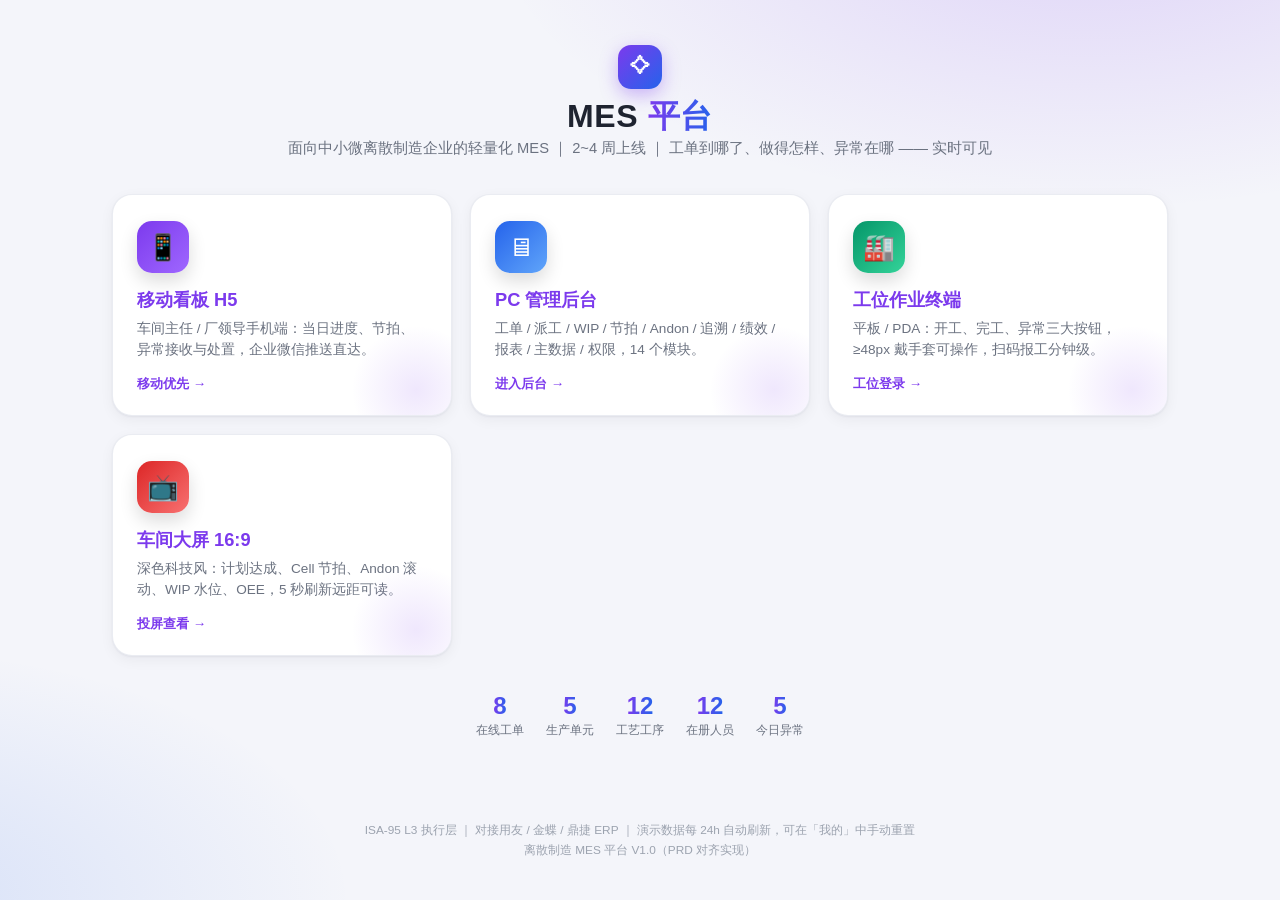
<file: website/demo/index.html>
<!DOCTYPE html>
<html lang="zh-CN">
<head>
<meta charset="UTF-8">
<meta name="viewport" content="width=device-width, initial-scale=1.0, maximum-scale=1.0, user-scalable=no, viewport-fit=cover">
<meta name="theme-color" content="#7C3AED">
<title>MES 平台</title>
<meta name="description" content="面向中小微离散制造企业的轻量化 MES —— 工单执行 · 节拍控制 · Andon 异常 · 分钟级追溯">
<link rel="icon" href="data:image/svg+xml,<svg xmlns='http://www.w3.org/2000/svg' viewBox='0 0 100 100'><rect width='100' height='100' rx='22' fill='%237C3AED'/><text x='50' y='68' font-size='52' text-anchor='middle' fill='white' font-family='Arial' font-weight='bold'>M</text></svg>">
<link rel="stylesheet" href="css/style.css">
</head>
<body>
<div id="app"><div class="boot"><div class="boot-logo">⟡</div><div class="boot-text">MES 平台加载中…</div></div></div>
<div id="modal-root"></div>
<div id="toast-wrap"></div>
<script src="js/data.js"></script>
<script src="js/charts.js"></script>
<script src="js/ui.js"></script>
<script src="js/views-admin.js"></script>
<script src="js/views-board.js"></script>
<script src="js/views-station.js"></script>
<script src="js/views-mobile.js"></script>
<script src="js/app.js"></script>
</body>
</html>
</file>
<file: website/demo/css/style.css>
/* ============================================================
   MES 平台 —— 全局样式（紫 #7C3AED 主 / 蓝 #2563EB 辅 · 科技风）
   ============================================================ */
* { margin: 0; padding: 0; box-sizing: border-box; -webkit-tap-highlight-color: transparent; }
:root {
  --primary: #7C3AED; --primary-2: #6D28D9; --primary-deep: #4C1D95; --primary-light: #EDE9FE;
  --blue: #2563EB; --blue-light: #DBEAFE;
  --bg: #F4F5FA; --card: #FFFFFF; --line: #E8EAF1;
  --text: #1E2330; --text2: #6B7280; --text3: #9CA3AF;
  --ok: #10B981; --ok-bg: #D1FAE5; --warn: #F59E0B; --warn-bg: #FEF3C7;
  --danger: #EF4444; --danger-bg: #FEE2E2; --info: #2563EB; --info-bg: #DBEAFE;
  --radius: 14px; --radius-s: 9px;
  --shadow: 0 1px 2px rgba(23,26,45,.05), 0 4px 14px rgba(23,26,45,.05);
  --shadow-lg: 0 8px 30px rgba(76,29,149,.14);
  --nav-h: 60px;
}
html { font-size: 16px; }
body {
  font-family: -apple-system, BlinkMacSystemFont, "PingFang SC", "HarmonyOS Sans SC", "Microsoft YaHei", "Segoe UI", sans-serif;
  background: var(--bg); color: var(--text); min-height: 100vh;
  -webkit-font-smoothing: antialiased; overscroll-behavior-y: none;
}
button { font-family: inherit; border: none; cursor: pointer; background: none; }
input, select, textarea { font-family: inherit; font-size: 1rem; outline: none; border: 1.5px solid var(--line); border-radius: var(--radius-s); padding: .6rem .8rem; background: #fff; color: var(--text); width: 100%; transition: border .15s; }
input:focus, select:focus, textarea:focus { border-color: var(--primary); box-shadow: 0 0 0 3px rgba(124,58,237,.12); }
::-webkit-scrollbar { width: 8px; height: 8px; }
::-webkit-scrollbar-thumb { background: #c9cdd9; border-radius: 4px; }
a { color: var(--primary); text-decoration: none; }

/* ---------- 启动页 ---------- */
.boot { min-height: 100vh; display: flex; flex-direction: column; align-items: center; justify-content: center; gap: 14px; background: linear-gradient(135deg, #1E1B4B, #4C1D95 60%, #6D28D9); color: #fff; }
.boot-logo { font-size: 3rem; animation: pulse 1.2s ease infinite; }
.boot-text { opacity: .8; letter-spacing: .1em; }
@keyframes pulse { 50% { opacity: .35; transform: scale(.92); } }

/* ---------- 通用组件 ---------- */
.btn { display: inline-flex; align-items: center; justify-content: center; gap: 6px; padding: .55rem 1.1rem; border-radius: var(--radius-s); font-size: .92rem; font-weight: 600; transition: .15s; white-space: nowrap; }
.btn:active { transform: scale(.97); }
.btn-p { background: linear-gradient(135deg, var(--primary), #8B5CF6); color: #fff; box-shadow: 0 4px 12px rgba(124,58,237,.3); }
.btn-p:hover { filter: brightness(1.06); }
.btn-b { background: var(--blue); color: #fff; }
.btn-o { border: 1.5px solid var(--line); background: #fff; color: var(--text); }
.btn-d { background: var(--danger); color: #fff; }
.btn-g { background: var(--ok); color: #fff; }
.btn-w { background: var(--warn); color: #fff; }
.btn-sm { padding: .35rem .7rem; font-size: .8rem; }
.btn-lg { padding: .9rem 1.6rem; font-size: 1.05rem; border-radius: 12px; }
.btn[disabled] { opacity: .45; pointer-events: none; }

.tag { display: inline-flex; align-items: center; gap: 4px; padding: 2px 9px; border-radius: 99px; font-size: .74rem; font-weight: 600; white-space: nowrap; }
.tag-gray { background: #EEF0F5; color: var(--text2); }
.tag-ok { background: var(--ok-bg); color: #047857; }
.tag-warn { background: var(--warn-bg); color: #B45309; }
.tag-danger { background: var(--danger-bg); color: #B91C1C; }
.tag-info { background: var(--info-bg); color: #1D4ED8; }
.tag-purple { background: var(--primary-light); color: var(--primary-deep); }

.card { background: var(--card); border-radius: var(--radius); box-shadow: var(--shadow); border: 1px solid rgba(232,234,241,.8); }
.card-h { display: flex; align-items: center; justify-content: space-between; padding: 1rem 1.2rem .4rem; }
.card-t { font-size: 1rem; font-weight: 700; display: flex; align-items: center; gap: 8px; }
.card-t::before { content: ""; width: 4px; height: 16px; border-radius: 2px; background: linear-gradient(180deg, var(--primary), var(--blue)); }
.card-b { padding: 1rem 1.2rem 1.2rem; }

.grid { display: grid; gap: 14px; }
.g2 { grid-template-columns: repeat(2, 1fr); }
.g3 { grid-template-columns: repeat(3, 1fr); }
.g4 { grid-template-columns: repeat(4, 1fr); }
.flex { display: flex; gap: 10px; align-items: center; }
.sb { justify-content: space-between; }
.wrap { flex-wrap: wrap; }
.muted { color: var(--text2); font-size: .84rem; }
.mini { color: var(--text3); font-size: .75rem; }
.mt { margin-top: 14px; }
.mb { margin-bottom: 14px; }
.tc { text-align: center; }
.strong { font-weight: 700; }
.num { font-variant-numeric: tabular-nums; font-weight: 700; }

/* 进度条 */
.bar { height: 8px; background: #EEF0F5; border-radius: 4px; overflow: hidden; }
.bar > i { display: block; height: 100%; border-radius: 4px; background: linear-gradient(90deg, var(--primary), var(--blue)); transition: width .4s; }
.bar.warn > i { background: linear-gradient(90deg, #F59E0B, #FBBF24); }
.bar.ok > i { background: linear-gradient(90deg, #10B981, #34D399); }
.bar.danger > i { background: linear-gradient(90deg, #EF4444, #F87171); }

/* 表格 */
.tbl-wrap { overflow-x: auto; border-radius: var(--radius-s); border: 1px solid var(--line); }
table.tbl { width: 100%; border-collapse: collapse; font-size: .88rem; min-width: 640px; }
.tbl th { text-align: left; padding: .7rem .9rem; background: #F8F8FC; color: var(--text2); font-weight: 600; white-space: nowrap; border-bottom: 1px solid var(--line); }
.tbl td { padding: .7rem .9rem; border-bottom: 1px solid #F0F1F6; white-space: nowrap; }
.tbl tr:last-child td { border-bottom: none; }
.tbl tbody tr:hover { background: #FAF9FE; }
.tbl .rowlink { color: var(--primary); font-weight: 600; cursor: pointer; }

/* Toast & Modal */
#toast-wrap { position: fixed; top: 18px; left: 50%; transform: translateX(-50%); z-index: 3000; display: flex; flex-direction: column; gap: 8px; align-items: center; pointer-events: none; width: max-content; max-width: 90vw; }
.toast { background: #1F2430; color: #fff; padding: .6rem 1.1rem; border-radius: 10px; font-size: .88rem; box-shadow: 0 8px 24px rgba(0,0,0,.25); animation: toastIn .25s ease; max-width: 90vw; }
.toast.ok { background: #059669; } .toast.err { background: #DC2626; } .toast.warn { background: #D97706; }
@keyframes toastIn { from { opacity: 0; transform: translateY(-8px); } }
#modal-root .mask { position: fixed; inset: 0; background: rgba(15,17,34,.5); z-index: 2000; display: flex; align-items: center; justify-content: center; padding: 18px; backdrop-filter: blur(2px); animation: fadeIn .18s ease; }
@keyframes fadeIn { from { opacity: 0; } }
.modal { background: #fff; border-radius: 18px; width: 100%; max-width: 520px; max-height: 86vh; display: flex; flex-direction: column; box-shadow: var(--shadow-lg); animation: pop .22s cubic-bezier(.34,1.4,.64,1); }
@keyframes pop { from { transform: scale(.92); opacity: 0; } }
.modal-h { display: flex; justify-content: space-between; align-items: center; padding: 1.1rem 1.3rem .6rem; font-size: 1.08rem; font-weight: 700; }
.modal-x { font-size: 1.3rem; color: var(--text3); padding: 4px 8px; }
.modal-b { padding: .6rem 1.3rem 1rem; overflow-y: auto; font-size: .92rem; }
.modal-f { padding: 0 1.3rem 1.2rem; display: flex; gap: 10px; justify-content: flex-end; }
.modal-f .btn { min-width: 90px; }
.form-row { margin-bottom: .9rem; }
.form-row label { display: block; font-size: .82rem; color: var(--text2); margin-bottom: .35rem; font-weight: 600; }
.form-row select { appearance: none; -webkit-appearance: none; background-image: url("data:image/svg+xml,%3Csvg xmlns='http://www.w3.org/2000/svg' width='12' height='8'%3E%3Cpath d='M1 1l5 5 5-5' stroke='%236B7280' stroke-width='2' fill='none' stroke-linecap='round'/%3E%3C/svg%3E"); background-repeat: no-repeat; background-position: right .8rem center; padding-right: 2.2rem; }

/* 空状态 */
.empty { text-align: center; padding: 2.6rem 1rem; color: var(--text3); }
.empty .ico { font-size: 2.2rem; margin-bottom: .5rem; }

/* ============================================================
   门户（角色入口）
   ============================================================ */
.portal { min-height: 100vh; background:
  radial-gradient(1000px 500px at 85% -10%, rgba(124,58,237,.18), transparent 60%),
  radial-gradient(800px 420px at -10% 100%, rgba(37,99,235,.14), transparent 60%),
  var(--bg);
  display: flex; flex-direction: column; align-items: center; padding: clamp(24px, 5vh, 64px) 20px 40px; }
.portal-brand { display: flex; align-items: center; gap: 12px; margin-bottom: 6px; }
.portal-logo { width: 44px; height: 44px; border-radius: 13px; background: linear-gradient(135deg, var(--primary), var(--blue)); display: flex; align-items: center; justify-content: center; color: #fff; font-size: 1.4rem; font-weight: 800; box-shadow: 0 6px 18px rgba(124,58,237,.35); }
.portal-title { font-size: clamp(1.5rem, 4vw, 2rem); font-weight: 800; letter-spacing: .02em; }
.portal-title em { font-style: normal; background: linear-gradient(90deg, var(--primary), var(--blue)); -webkit-background-clip: text; background-clip: text; color: transparent; }
.portal-sub { color: var(--text2); font-size: .92rem; margin-bottom: clamp(20px, 4vh, 40px); }
.portal-grid { display: grid; grid-template-columns: repeat(auto-fit, minmax(250px, 340px)); gap: 18px; width: 100%; max-width: 1180px; justify-content: center; }
.portal-card { position: relative; background: #fff; border-radius: 20px; padding: 26px 24px 22px; box-shadow: var(--shadow); border: 1px solid rgba(232,234,241,.9); cursor: pointer; transition: .22s; overflow: hidden; text-align: left; }
.portal-card:hover { transform: translateY(-5px); box-shadow: var(--shadow-lg); }
.portal-card::after { content: ""; position: absolute; inset: auto -30px -40px auto; width: 130px; height: 130px; border-radius: 50%; background: radial-gradient(circle, rgba(124,58,237,.12), transparent 70%); }
.portal-ico { width: 52px; height: 52px; border-radius: 15px; display: flex; align-items: center; justify-content: center; font-size: 1.6rem; margin-bottom: 14px; color: #fff; box-shadow: 0 8px 18px rgba(0,0,0,.14); }
.portal-card h3 { font-size: 1.14rem; margin-bottom: 6px; }
.portal-card p { color: var(--text2); font-size: .85rem; line-height: 1.55; margin-bottom: 14px; }
.portal-go { font-size: .84rem; font-weight: 700; color: var(--primary); display: inline-flex; align-items: center; gap: 4px; }
.portal-stats { display: flex; gap: 22px; margin-top: clamp(22px, 4vh, 40px); flex-wrap: wrap; justify-content: center; }
.pstat { text-align: center; }
.pstat b { font-size: 1.5rem; font-weight: 800; background: linear-gradient(90deg, var(--primary), var(--blue)); -webkit-background-clip: text; background-clip: text; color: transparent; }
.pstat span { display: block; font-size: .76rem; color: var(--text2); margin-top: 2px; }
.portal-foot { margin-top: auto; padding-top: 30px; color: var(--text3); font-size: .74rem; text-align: center; line-height: 1.7; }

/* ============================================================
   PC 管理后台
   ============================================================ */
.admin { display: flex; min-height: 100vh; }
.side { width: 224px; background: linear-gradient(180deg, #1E1B4B 0%, #312E81 55%, #4C1D95 100%); color: #C7C9E8; display: flex; flex-direction: column; position: fixed; inset: 0 auto 0 0; z-index: 100; transition: transform .25s; }
.side-brand { display: flex; align-items: center; gap: 10px; padding: 18px 18px 14px; color: #fff; }
.side-logo { width: 36px; height: 36px; border-radius: 11px; background: linear-gradient(135deg, var(--primary), var(--blue)); display: flex; align-items: center; justify-content: center; font-weight: 800; font-size: 1.1rem; flex: none; }
.side-brand b { font-size: 1.02rem; display: block; line-height: 1.2; }
.side-brand span { font-size: .68rem; opacity: .65; }
.side-nav { flex: 1; overflow-y: auto; padding: 6px 10px 20px; }
.side-nav .grp { font-size: .68rem; letter-spacing: .12em; opacity: .5; padding: 14px 10px 6px; }
.nav-i { display: flex; align-items: center; gap: 10px; padding: 9.5px 12px; border-radius: 10px; font-size: .9rem; cursor: pointer; transition: .15s; margin-bottom: 2px; color: #C7C9E8; }
.nav-i:hover { background: rgba(255,255,255,.08); color: #fff; }
.nav-i.on { background: linear-gradient(90deg, var(--primary), rgba(124,58,237,.35)); color: #fff; font-weight: 600; box-shadow: 0 4px 12px rgba(124,58,237,.35); }
.nav-i .ico { width: 20px; text-align: center; flex: none; }
.nav-i .badge { margin-left: auto; background: var(--danger); color: #fff; font-size: .66rem; min-width: 18px; height: 18px; border-radius: 9px; display: flex; align-items: center; justify-content: center; padding: 0 5px; font-weight: 700; }
.side-foot { padding: 12px 16px; border-top: 1px solid rgba(255,255,255,.1); font-size: .72rem; opacity: .6; }

.main { flex: 1; margin-left: 224px; display: flex; flex-direction: column; min-width: 0; }
.topbar { height: var(--nav-h); background: rgba(255,255,255,.86); backdrop-filter: blur(10px); border-bottom: 1px solid var(--line); display: flex; align-items: center; gap: 12px; padding: 0 22px; position: sticky; top: 0; z-index: 90; }
.topbar .crumb { font-size: 1.02rem; font-weight: 700; }
.hamburger { display: none; width: 38px; height: 38px; border-radius: 10px; background: var(--primary-light); color: var(--primary); font-size: 1.1rem; align-items: center; justify-content: center; flex: none; }
.topbar .sp { flex: 1; }
.top-pill { display: flex; align-items: center; gap: 6px; font-size: .78rem; color: var(--text2); background: #F4F5FA; border: 1px solid var(--line); padding: 5px 12px; border-radius: 99px; white-space: nowrap; }
.dot { width: 7px; height: 7px; border-radius: 50%; background: var(--ok); animation: blink 1.6s infinite; }
.dot.red { background: var(--danger); } .dot.warn { background: var(--warn); }
@keyframes blink { 50% { opacity: .3; } }
.avatar { width: 32px; height: 32px; border-radius: 50%; background: linear-gradient(135deg, var(--primary), var(--blue)); color: #fff; display: flex; align-items: center; justify-content: center; font-size: .8rem; font-weight: 700; flex: none; }

.content { padding: 20px 22px 40px; flex: 1; min-width: 0; }
.page-h { display: flex; align-items: flex-start; justify-content: space-between; gap: 12px; flex-wrap: wrap; margin-bottom: 16px; }
.page-h h2 { font-size: 1.25rem; font-weight: 800; }
.page-h .desc { color: var(--text2); font-size: .84rem; margin-top: 3px; }
.filters { display: flex; gap: 8px; flex-wrap: wrap; margin-bottom: 14px; }
.chip { padding: 6px 14px; border-radius: 99px; background: #fff; border: 1.5px solid var(--line); font-size: .82rem; color: var(--text2); cursor: pointer; font-weight: 500; transition: .15s; }
.chip.on { background: var(--primary); border-color: var(--primary); color: #fff; box-shadow: 0 4px 10px rgba(124,58,237,.25); }
.chip select { border: none; background: transparent; padding: 0; font-size: .82rem; width: auto; color: inherit; font-weight: 500; }

/* KPI 卡 */
.kpis { display: grid; grid-template-columns: repeat(4, 1fr); gap: 14px; margin-bottom: 18px; }
.kpi { background: #fff; border-radius: var(--radius); box-shadow: var(--shadow); padding: 16px 18px; border: 1px solid rgba(232,234,241,.8); position: relative; overflow: hidden; cursor: pointer; transition: .18s; }
.kpi:hover { transform: translateY(-2px); box-shadow: var(--shadow-lg); }
.kpi::before { content: ""; position: absolute; top: 0; left: 0; right: 0; height: 3px; background: linear-gradient(90deg, var(--primary), var(--blue)); }
.kpi.k-danger::before { background: var(--danger); } .kpi.k-warn::before { background: var(--warn); } .kpi.k-ok::before { background: var(--ok); }
.kpi .lb { font-size: .8rem; color: var(--text2); display: flex; justify-content: space-between; align-items: center; }
.kpi .v { font-size: 1.9rem; font-weight: 800; margin-top: 6px; font-variant-numeric: tabular-nums; }
.kpi .v small { font-size: .9rem; font-weight: 600; color: var(--text3); margin-left: 2px; }
.kpi .sub { font-size: .74rem; color: var(--text3); margin-top: 4px; }
.kpi .kico { position: absolute; right: 14px; top: 14px; width: 34px; height: 34px; border-radius: 10px; display: flex; align-items: center; justify-content: center; font-size: 1.05rem; background: var(--primary-light); color: var(--primary); }
.kpi.k-danger .kico { background: var(--danger-bg); color: var(--danger); }
.kpi.k-warn .kico { background: var(--warn-bg); color: var(--warn); }
.kpi.k-ok .kico { background: var(--ok-bg); color: var(--ok); }

/* 派工泳道 */
.lanes { display: grid; grid-template-columns: repeat(auto-fit, minmax(240px, 1fr)); gap: 14px; }
.lane { background: #F8F8FC; border: 1px solid var(--line); border-radius: var(--radius); padding: 12px; min-height: 200px; }
.lane-h { display: flex; justify-content: space-between; align-items: center; margin-bottom: 10px; padding: 0 2px; }
.lane-h b { font-size: .92rem; }
.lane-h .takt { font-size: .72rem; color: var(--text2); background: #fff; padding: 2px 8px; border-radius: 99px; border: 1px solid var(--line); }
.tcard { background: #fff; border-radius: 11px; padding: 11px 13px; box-shadow: 0 1px 4px rgba(23,26,45,.06); border: 1px solid var(--line); margin-bottom: 9px; cursor: pointer; transition: .15s; border-left: 4px solid var(--text3); }
.tcard:hover { transform: translateY(-2px); box-shadow: var(--shadow); }
.tcard.st-在制 { border-left-color: var(--blue); }
.tcard.st-已派工 { border-left-color: var(--warn); }
.tcard.st-暂停 { border-left-color: var(--danger); }
.tcard.st-报工确认 { border-left-color: var(--ok); }
.tcard .t1 { display: flex; justify-content: space-between; align-items: center; margin-bottom: 5px; }
.tcard .t1 b { font-size: .84rem; }
.tcard .t2 { font-size: .76rem; color: var(--text2); margin-bottom: 7px; }

/* Andon 卡 */
.andon-card { border-radius: var(--radius); padding: 14px 16px; background: #fff; border: 1px solid var(--line); box-shadow: var(--shadow); border-left: 5px solid var(--text3); }
.andon-card.open { border-left-color: var(--danger); animation: andonBlink 1.4s infinite; }
.andon-card.responding { border-left-color: var(--warn); }
.andon-card.closed { opacity: .68; border-left-color: var(--ok); }
@keyframes andonBlink { 50% { box-shadow: 0 0 0 4px rgba(239,68,68,.12); } }
.timer { font-variant-numeric: tabular-nums; font-weight: 800; font-size: 1.05rem; }

/* 追溯时间线 */
.tl { position: relative; padding-left: 22px; }
.tl::before { content: ""; position: absolute; left: 6px; top: 6px; bottom: 6px; width: 2px; background: var(--primary-light); }
.tl-i { position: relative; padding-bottom: 16px; }
.tl-i::before { content: ""; position: absolute; left: -22px; top: 4px; width: 14px; height: 14px; border-radius: 50%; background: #fff; border: 3px solid var(--primary); }
.tl-i.done::before { background: var(--primary); }
.tl-i b { font-size: .9rem; }
.tl-i .d { font-size: .78rem; color: var(--text2); margin-top: 2px; line-height: 1.5; }

/* 工艺路线步骤 */
.rstep { display: flex; gap: 12px; align-items: stretch; background: #fff; border: 1px solid var(--line); border-radius: 12px; padding: 12px 14px; margin-bottom: 10px; }
.rstep .seq { width: 42px; flex: none; display: flex; flex-direction: column; align-items: center; justify-content: center; background: var(--primary-light); color: var(--primary-deep); border-radius: 9px; font-weight: 800; font-size: .8rem; }
.rstep .bd { flex: 1; min-width: 0; }
.rstep .meta { display: flex; gap: 14px; flex-wrap: wrap; font-size: .78rem; color: var(--text2); margin-top: 5px; }

/* ============================================================
   响应式（管理后台手机适配核心）
   ============================================================ */
@media (max-width: 1180px) {
  .kpis { grid-template-columns: repeat(2, 1fr); }
  .g4 { grid-template-columns: repeat(2, 1fr); }
  .g3 { grid-template-columns: repeat(2, 1fr); }
}
@media (max-width: 900px) {
  .side { transform: translateX(-100%); width: 250px; box-shadow: 12px 0 40px rgba(0,0,0,.2); }
  .side.open { transform: translateX(0); }
  .side-mask { position: fixed; inset: 0; background: rgba(15,17,34,.45); z-index: 95; animation: fadeIn .2s; }
  .main { margin-left: 0; }
  .hamburger { display: flex; }
  .content { padding: 14px 14px 46px; }
  .topbar { padding: 0 12px; }
  .topbar .crumb { font-size: .95rem; }
  .topbar .hide-m { display: none; }
  .g2, .g3, .g4 { grid-template-columns: 1fr; }
}
@media (max-width: 560px) {
  .kpis { grid-template-columns: repeat(2, 1fr); gap: 10px; }
  .kpi { padding: 12px 13px; }
  .kpi .v { font-size: 1.45rem; }
  .page-h h2 { font-size: 1.1rem; }
  .modal { max-width: 100%; border-radius: 18px 18px 0 0; }
  #modal-root .mask { align-items: flex-end; padding: 0; }
  /* 手机端表格转卡片：label 在上、值在下（保留 br 与内嵌标签） */
  .tbl-wrap { border: none; overflow: visible; }
  .tbl { min-width: 0; display: block; }
  .tbl thead { display: none; }
  .tbl tbody { display: block; }
  .tbl tr { display: block; background: #fff; border: 1px solid var(--line); border-radius: 12px; padding: 6px 14px; margin-bottom: 10px; box-shadow: 0 1px 4px rgba(23,26,45,.05); }
  .tbl td { display: block; white-space: normal; border: none; padding: 6px 0 5px; font-size: .88rem; line-height: 1.5; }
  .tbl td::before { content: attr(data-l); display: block; color: var(--text3); font-size: .72rem; letter-spacing: .04em; margin-bottom: 2px; }
  .tbl td:first-child { padding-top: 8px; }
  .tbl td.rowlink { color: var(--text); font-weight: 700; }
  .tbl td .bar { width: 100% !important; margin-top: 2px; }
  .tbl td .flex { flex-wrap: wrap; }
  .filters { position: sticky; top: var(--nav-h); z-index: 5; background: var(--bg); padding: 8px 0; margin-top: -8px; }
}

/* ============================================================
   车间大屏（深色 16:9 科技风）
   ============================================================ */
.board { position: relative; min-height: max(100vh, 700px); color: #E5E8F5; display: flex; flex-direction: column;
  background: #0A0E23; overflow: hidden;
  background-image: radial-gradient(1200px 600px at 80% -20%, rgba(124,58,237,.22), transparent 60%), radial-gradient(900px 500px at 0% 110%, rgba(37,99,235,.18), transparent 60%); }
.board-head { display: flex; align-items: center; justify-content: space-between; padding: 1.6vh 2.2vw 1vh; border-bottom: 1px solid rgba(124,58,237,.3); }
.board-title { font-size: clamp(18px, 2.4vw, 30px); font-weight: 800; letter-spacing: .06em; display: flex; align-items: center; gap: 12px; }
.board-title .lg { width: clamp(30px, 2.6vw, 40px); height: clamp(30px, 2.6vw, 40px); border-radius: 10px; background: linear-gradient(135deg, #7C3AED, #2563EB); display: flex; align-items: center; justify-content: center; font-size: clamp(14px, 1.4vw, 20px); }
.board-title em { font-style: normal; background: linear-gradient(90deg, #A78BFA, #60A5FA); -webkit-background-clip: text; background-clip: text; color: transparent; }
.board-clock { text-align: right; font-variant-numeric: tabular-nums; }
.board-clock b { font-size: clamp(16px, 1.8vw, 24px); font-weight: 700; }
.board-clock span { display: block; font-size: clamp(10px, 1vw, 13px); color: #8A90B8; }
.board-body { flex: 1; display: grid; grid-template-columns: 26% 1fr 26%; gap: 1vw; padding: 1.4vh 2vw 1.6vh; min-height: 620px; }
.bcol { display: flex; flex-direction: column; gap: 1.4vh; min-height: 0; }
.bpanel { background: rgba(20, 26, 58, .72); border: 1px solid rgba(124,58,237,.28); border-radius: 12px; padding: 1.4vh 1vw; display: flex; flex-direction: column; min-height: 0; overflow: hidden; box-shadow: 0 0 24px rgba(76,29,149,.25) inset; }
.bpanel .bignum-row, .bpanel .cellgrid, .bpanel .wip-list, .bpanel .oee-grid { min-height: 0; overflow: hidden; }
.bpanel-h { display: flex; align-items: center; justify-content: space-between; font-size: clamp(12px, 1.15vw, 16px); font-weight: 700; margin-bottom: 1vh; color: #C9CEFF; }
.bpanel-h::before { content: ""; width: 3px; height: 1em; background: linear-gradient(180deg, #A78BFA, #60A5FA); border-radius: 2px; margin-right: 8px; }
.bpanel-h .more { font-size: .75em; color: #8A90B8; font-weight: 400; }
.bignum-row { display: grid; grid-template-columns: repeat(2, 1fr); gap: 1vh 1vw; flex: 1; align-content: center; }
.bignum { text-align: center; padding: 1vh 0; border-radius: 10px; background: rgba(124,58,237,.08); border: 1px solid rgba(124,58,237,.2); }
.bignum b { display: block; font-size: clamp(20px, 2.6vw, 36px); font-weight: 800; font-variant-numeric: tabular-nums; background: linear-gradient(90deg, #C4B5FD, #93C5FD); -webkit-background-clip: text; background-clip: text; color: transparent; }
.bignum.g b { background: linear-gradient(90deg, #6EE7B7, #34D399); -webkit-background-clip: text; background-clip: text; }
.bignum.r b { background: linear-gradient(90deg, #FCA5A5, #F87171); -webkit-background-clip: text; background-clip: text; }
.bignum span { font-size: clamp(10px, .95vw, 13px); color: #8A90B8; }
.cellgrid { display: grid; grid-template-columns: 1fr 1fr; gap: 1vh .8vw; flex: 1; align-content: center; }
.cellbox { border-radius: 10px; padding: 1.2vh .8vw; border: 1px solid rgba(124,58,237,.3); background: rgba(124,58,237,.06); }
.cellbox .nm { font-size: clamp(10px, .95vw, 13px); color: #A9AED4; display: flex; justify-content: space-between; margin-bottom: .6vh; }
.cellbox .pc { font-size: clamp(14px, 1.5vw, 20px); font-weight: 800; font-variant-numeric: tabular-nums; }
.cellbox.ok { border-color: rgba(52,211,153,.4); background: rgba(52,211,153,.07); } .cellbox.ok .pc { color: #34D399; }
.cellbox.warn { border-color: rgba(245,158,11,.45); background: rgba(245,158,11,.08); } .cellbox.warn .pc { color: #FBBF24; }
.cellbox.bad { border-color: rgba(239,68,68,.5); background: rgba(239,68,68,.09); animation: cellBlink 1.4s infinite; } .cellbox.bad .pc { color: #F87171; }
@keyframes cellBlink { 50% { border-color: rgba(239,68,68,.15); } }
.andon-scroll { flex: 1; overflow: hidden; display: flex; flex-direction: column; gap: .9vh; }
.andon-item { display: flex; align-items: center; gap: .7vw; padding: 1vh .8vw; border-radius: 9px; background: rgba(239,68,68,.1); border: 1px solid rgba(239,68,68,.35); font-size: clamp(11px, 1vw, 14px); animation: slideIn .4s ease; }
.andon-item.responding { background: rgba(245,158,11,.09); border-color: rgba(245,158,11,.4); }
.andon-item .tp { font-weight: 800; flex: none; padding: 2px 8px; border-radius: 6px; font-size: .85em; }
.andon-item .bd { flex: 1; min-width: 0; } .andon-item .bd b { display: block; } .andon-item .bd span { color: #8A90B8; font-size: .85em; }
.andon-item .tm { font-variant-numeric: tabular-nums; font-weight: 700; flex: none; }
@keyframes slideIn { from { opacity: 0; transform: translateX(24px); } }
.wip-list { flex: 1; display: flex; flex-direction: column; justify-content: space-around; gap: .6vh; }
.wip-row { display: flex; align-items: center; gap: .7vw; font-size: clamp(11px, 1vw, 14px); }
.wip-row .nm { width: 8.5em; color: #A9AED4; flex: none; }
.wip-row .bar2 { flex: 1; height: 1.6vh; background: rgba(124,58,237,.15); border-radius: 99px; overflow: hidden; }
.wip-row .bar2 i { display: block; height: 100%; border-radius: 99px; background: linear-gradient(90deg, #7C3AED, #60A5FA); }
.wip-row.over .bar2 i { background: linear-gradient(90deg, #EF4444, #F87171); }
.wip-row .qty { font-variant-numeric: tabular-nums; font-weight: 700; width: 4.5em; text-align: right; flex: none; }
.oee-grid { display: grid; grid-template-columns: repeat(5, 1fr); gap: .8vw; flex: 1; align-content: center; }
.oee-cell { text-align: center; }
.oee-ring { position: relative; width: 100%; max-width: clamp(52px, 5.4vw, 92px); margin: 0 auto; }
.oee-cell b { display: block; font-size: clamp(11px, 1vw, 14px); margin-top: .6vh; color: #C9CEFF; }
.oee-cell .pc { position: absolute; inset: 0; display: flex; align-items: center; justify-content: center; font-size: clamp(10px, 1vw, 14px); font-weight: 800; font-variant-numeric: tabular-nums; }
.board-foot-tip { text-align: center; font-size: clamp(9px, .85vw, 12px); color: #565C86; padding-bottom: 1vh; }
.board-exit { position: fixed; top: 12px; right: 14px; z-index: 50; opacity: .4; }
.board-exit a { color: #8A90B8; font-size: 20px; }
/* 大屏手机查看：单列滚动浏览，保持远距可读字号 */
@media (max-width: 760px) {
  .board { min-height: 0; }
  .board-body { grid-template-columns: 1fr; padding: 12px 12px 20px; min-height: 0; }
  .bpanel { min-height: 190px; }
  .oee-grid { grid-template-columns: repeat(3, 1fr); gap: 10px; }
  .oee-grid .oee-cell:nth-child(n+4) { display: none; }
  .cellgrid { grid-template-columns: 1fr 1fr; }
  .board-exit { top: 8px; right: 10px; }
  .board-foot-tip { display: none; }
  .board-msg { display: none; }
}

/* ============================================================
   工位端（平板 / PDA · 大按钮 高对比）
   ============================================================ */
.station { min-height: 100vh; background: #F2F3F8; display: flex; flex-direction: column; padding-bottom: max(16px, env(safe-area-inset-bottom)); }
.st-head { background: linear-gradient(135deg, #1E1B4B, #4C1D95); color: #fff; padding: 14px 18px; display: flex; align-items: center; gap: 12px; position: sticky; top: 0; z-index: 20; }
.st-head .back { width: 40px; height: 40px; border-radius: 12px; background: rgba(255,255,255,.14); display: flex; align-items: center; justify-content: center; font-size: 1.15rem; flex: none; }
.st-head .tt { flex: 1; min-width: 0; }
.st-head .tt b { font-size: 1.08rem; display: block; }
.st-head .tt span { font-size: .76rem; opacity: .75; }
.st-net { display: flex; align-items: center; gap: 6px; font-size: .78rem; background: rgba(255,255,255,.14); padding: 6px 12px; border-radius: 99px; flex: none; }
.st-body { flex: 1; padding: 16px; max-width: 860px; margin: 0 auto; width: 100%; }
.st-worker { display: flex; align-items: center; gap: 12px; background: #fff; border-radius: 16px; padding: 16px 18px; box-shadow: var(--shadow); margin-bottom: 14px; }
.st-worker .avatar { width: 46px; height: 46px; font-size: 1.05rem; }
.st-worker .nm { font-size: 1.15rem; font-weight: 800; }
.st-worker .meta { font-size: .8rem; color: var(--text2); margin-top: 2px; }
.st-logout { margin-left: auto; padding: 8px 16px; border-radius: 10px; background: var(--danger-bg); color: var(--danger); font-weight: 700; font-size: .85rem; }
.task-card { background: #fff; border-radius: 18px; box-shadow: var(--shadow); padding: 18px; margin-bottom: 14px; border: 1px solid var(--line); cursor: pointer; transition: .15s; }
.task-card:active { transform: scale(.985); }
.task-card .r1 { display: flex; justify-content: space-between; align-items: flex-start; gap: 8px; }
.task-card .r1 b { font-size: 1.05rem; }
.task-card .r2 { color: var(--text2); font-size: .86rem; margin: 6px 0 10px; }
.st-btns { display: grid; grid-template-columns: repeat(3, 1fr); gap: 12px; margin: 18px 0; }
.st-bigbtn { border-radius: 18px; padding: 20px 8px 16px; display: flex; flex-direction: column; align-items: center; gap: 8px; font-size: 1.12rem; font-weight: 800; color: #fff; min-height: 96px; justify-content: center; box-shadow: 0 6px 16px rgba(0,0,0,.18); transition: .12s; }
.st-bigbtn:active { transform: scale(.95); }
.st-bigbtn .i { font-size: 1.9rem; line-height: 1; }
.st-bigbtn.go { background: linear-gradient(135deg, #059669, #10B981); }
.st-bigbtn.fin { background: linear-gradient(135deg, var(--primary), #8B5CF6); }
.st-bigbtn.ando { background: linear-gradient(135deg, #DC2626, #EF4444); }
.st-bigbtn.pz { background: linear-gradient(135deg, #D97706, #F59E0B); }
.st-bigbtn.rz { background: linear-gradient(135deg, var(--blue), #3B82F6); }
.st-bigbtn[disabled] { opacity: .35; box-shadow: none; }
.qty-pad { display: grid; grid-template-columns: repeat(3, 1fr); gap: 12px; }
.qty-box { background: #fff; border: 2px solid var(--line); border-radius: 14px; padding: 12px; text-align: center; }
.qty-box label { font-size: .8rem; color: var(--text2); font-weight: 700; display: block; margin-bottom: 6px; }
.qty-box input { font-size: 1.5rem; font-weight: 800; text-align: center; border: none; padding: .2rem 0; color: var(--primary-deep); }
.qty-box.ok { border-color: var(--ok); background: #F0FDF4; }
.qty-box.ng { border-color: var(--warn); background: #FFFBEB; }
.qty-box.sc { border-color: var(--danger); background: #FEF2F2; }
.st-submit { width: 100%; padding: 18px; border-radius: 16px; background: linear-gradient(135deg, var(--primary), #8B5CF6); color: #fff; font-size: 1.2rem; font-weight: 800; box-shadow: 0 8px 20px rgba(124,58,237,.35); }
.st-submit:active { transform: scale(.98); }
.andon-grid { display: grid; grid-template-columns: 1fr; gap: 14px; margin-top: 8px; }
.andon-big { border-radius: 20px; padding: 26px 20px; color: #fff; text-align: center; font-size: 1.3rem; font-weight: 800; box-shadow: 0 8px 20px rgba(0,0,0,.2); transition: .12s; }
.andon-big:active { transform: scale(.96); }
.andon-big .i { font-size: 2.6rem; display: block; margin-bottom: 8px; }
.andon-big.material { background: linear-gradient(135deg, #D97706, #F59E0B); }
.andon-big.device { background: linear-gradient(135deg, #DC2626, #EF4444); }
.andon-big.quality { background: linear-gradient(135deg, var(--blue), #3B82F6); }
.andon-big.calling { animation: calling 1s infinite; }
@keyframes calling { 50% { filter: brightness(1.25); box-shadow: 0 0 0 10px rgba(239,68,68,.25); } }
.sop-box { background: #fff; border-radius: 16px; padding: 18px; box-shadow: var(--shadow); border: 1px solid var(--line); }
.sop-box .step { display: flex; gap: 12px; padding: 10px 0; border-bottom: 1px dashed var(--line); font-size: .95rem; line-height: 1.6; }
.sop-box .step:last-child { border: none; }
.sop-box .step .no { width: 30px; height: 30px; border-radius: 9px; background: var(--primary-light); color: var(--primary-deep); display: flex; align-items: center; justify-content: center; font-weight: 800; font-size: .85rem; flex: none; }
.st-timeline { background: #fff; border-radius: 16px; padding: 16px 18px; box-shadow: var(--shadow); border: 1px solid var(--line); margin-top: 14px; }

/* ============================================================
   移动 H5 端
   ============================================================ */
.mob { min-height: 100vh; background: var(--bg); padding-bottom: calc(64px + env(safe-area-inset-bottom)); }
.mob-top { background: linear-gradient(135deg, #1E1B4B, #4C1D95 70%, #6D28D9); color: #fff; padding: max(14px, env(safe-area-inset-top)) 18px 20px; border-radius: 0 0 22px 22px; }
.mob-top .r1 { display: flex; align-items: center; justify-content: space-between; margin-bottom: 14px; }
.mob-top .who { display: flex; align-items: center; gap: 10px; }
.mob-top .who b { font-size: 1.02rem; display: block; }
.mob-top .who span { font-size: .74rem; opacity: .7; }
.mob-top .date { font-size: .78rem; opacity: .8; }
.mob-kpis { display: grid; grid-template-columns: repeat(4, 1fr); gap: 8px; }
.mob-kpi { background: rgba(255,255,255,.1); border: 1px solid rgba(255,255,255,.14); border-radius: 13px; padding: 10px 6px; text-align: center; }
.mob-kpi b { display: block; font-size: 1.18rem; font-weight: 800; font-variant-numeric: tabular-nums; }
.mob-kpi span { font-size: .66rem; opacity: .75; }
.mob-body { padding: 14px; }
.mob-sec-t { font-size: .95rem; font-weight: 800; margin: 16px 2px 10px; display: flex; justify-content: space-between; align-items: center; }
.mob-sec-t .more { font-size: .76rem; color: var(--primary); font-weight: 600; }
.mcard { background: #fff; border-radius: 16px; box-shadow: var(--shadow); padding: 14px 16px; border: 1px solid rgba(232,234,241,.8); }
.mrow { display: flex; align-items: center; gap: 12px; padding: 12px 2px; border-bottom: 1px solid #F3F4F8; }
.mrow:last-child { border: none; }
.mrow .ico { width: 40px; height: 40px; border-radius: 12px; display: flex; align-items: center; justify-content: center; font-size: 1.1rem; flex: none; }
.mrow .bd { flex: 1; min-width: 0; }
.mrow .bd b { font-size: .9rem; display: block; }
.mrow .bd span { font-size: .74rem; color: var(--text2); display: block; margin-top: 2px; }
.mrow .rt { text-align: right; flex: none; }
.mrow .rt b { font-size: .95rem; font-variant-numeric: tabular-nums; }
.mrow .rt span { font-size: .7rem; color: var(--text3); display: block; }
.tabbar { position: fixed; left: 0; right: 0; bottom: 0; z-index: 200; background: rgba(255,255,255,.94); backdrop-filter: blur(14px); border-top: 1px solid var(--line); display: flex; padding: 6px 4px calc(6px + env(safe-area-inset-bottom)); }
.tab-i { flex: 1; display: flex; flex-direction: column; align-items: center; gap: 3px; padding: 5px 0; color: var(--text3); font-size: .68rem; font-weight: 600; border-radius: 12px; transition: .15s; position: relative; }
.tab-i .i { font-size: 1.3rem; line-height: 1; }
.tab-i.on { color: var(--primary); }
.tab-i .bdg { position: absolute; top: 0; right: 50%; margin-right: -26px; background: var(--danger); color: #fff; font-size: .62rem; min-width: 16px; height: 16px; border-radius: 8px; display: flex; align-items: center; justify-content: center; padding: 0 4px; font-weight: 700; }
.ando-act { background: var(--danger); color: #fff; padding: 9px 0; width: 76px; border-radius: 10px; font-weight: 700; font-size: .82rem; }
.ando-act.done { background: var(--ok); }

/* ---------- 打印微调 ---------- */
@media print { .side, .topbar, .tabbar { display: none !important; } .main, .content { margin: 0; padding: 0; } }
</file>
